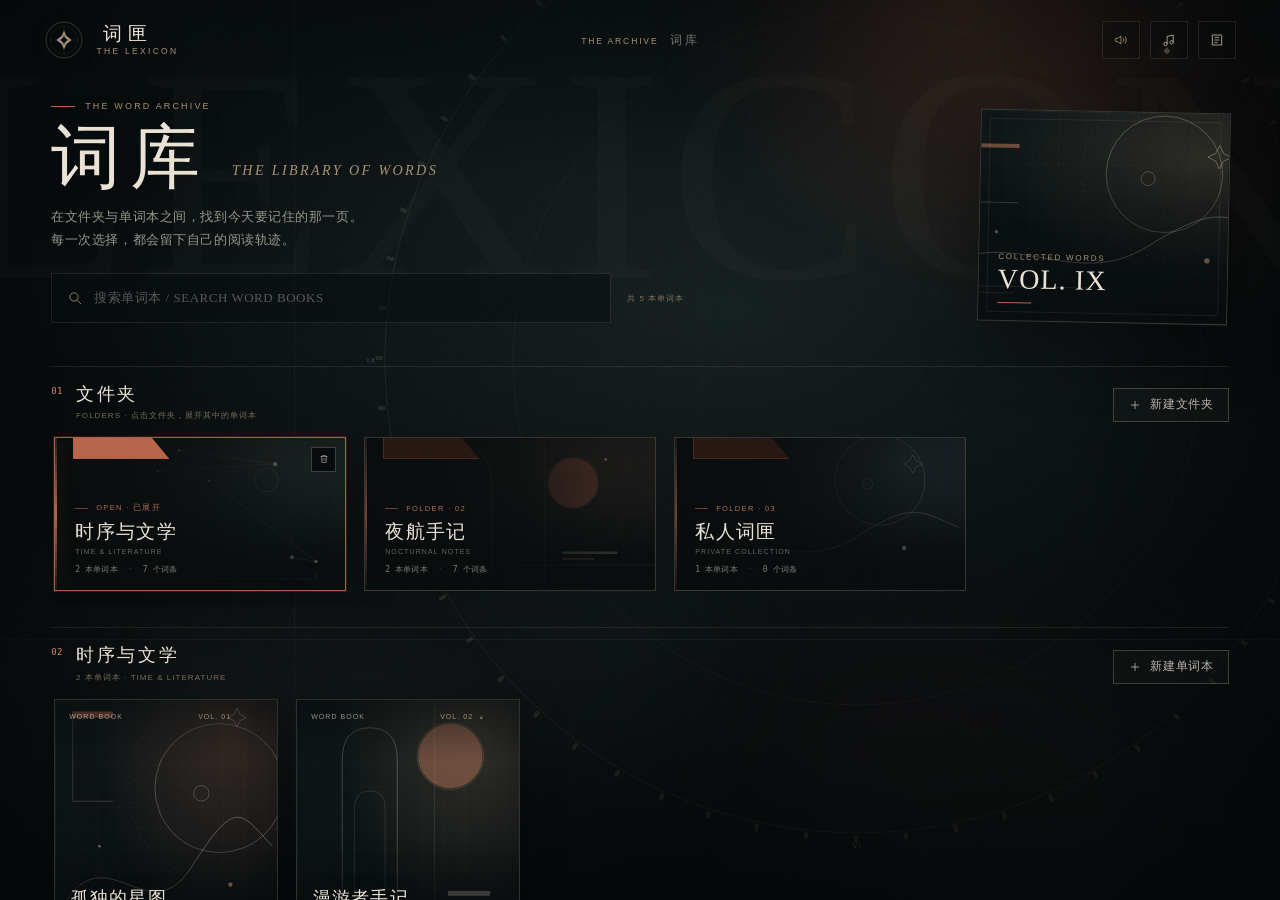
<file: index.html>
<!DOCTYPE html>
<html lang="zh-CN">
<head>
  <meta charset="UTF-8">
  <meta name="viewport" content="width=device-width, initial-scale=1.0, viewport-fit=cover">
  <meta name="theme-color" content="#080c0e">
  <title>词匣 · The Lexicon</title>
  <link rel="stylesheet" href="styles/base.css">
  <link rel="stylesheet" href="styles/library.css">
  <link rel="stylesheet" href="styles/study.css">
  <link rel="stylesheet" href="styles/overlays.css">
</head>
<body>
  <div class="scene" aria-hidden="true">
    <div class="sun-glow"></div>
    <div class="mist mist-a"></div>
    <div class="mist mist-b"></div>
    <div class="orbit">
      <span class="orbit-ticks"></span>
      <span class="orbit-num n1">XII</span>
      <span class="orbit-num n2">III</span>
      <span class="orbit-num n3">VI</span>
      <span class="orbit-num n4">IX</span>
      <span class="orbit-star"></span>
    </div>
    <div class="axis axis-v"></div>
    <div class="axis axis-h"></div>
  </div>
  <div class="grain" aria-hidden="true"></div>
  <div class="view-curtain" id="viewCurtain" aria-hidden="true"></div>

  <div class="app" id="app">
    <header class="topbar">
      <div class="topbar-left">
        <button type="button" class="back-btn" id="backBtn" hidden aria-label="返回词库">
          <svg viewBox="0 0 24 24" aria-hidden="true"><path d="M15.5 5l-7 7 7 7"/></svg>
          <span>词库</span>
        </button>
        <button type="button" class="brand" id="brandHome" aria-label="回到词库">
          <svg class="brand-mark" viewBox="0 0 48 48" aria-hidden="true">
            <circle cx="24" cy="24" r="21.5" fill="none" stroke="currentColor" stroke-opacity=".38" stroke-width=".8"/>
            <circle cx="24" cy="24" r="16.5" fill="none" stroke="currentColor" stroke-opacity=".14" stroke-width=".7"/>
            <path d="M24 7v34M7 24h34" stroke="currentColor" stroke-opacity=".16" stroke-width=".7"/>
            <path d="M24 12.5l2.45 6.05L33 24l-6.55 5.45L24 35.5l-2.45-6.05L15 24l6.55-5.45z" fill="currentColor" fill-opacity=".82"/>
            <path d="M24 18.4l1.05 2.55L28.6 24l-3.55 3.05L24 29.6l-1.05-2.55L19.4 24l3.55-3.05z" fill="#0b1113"/>
          </svg>
          <span class="brand-copy">
            <span class="brand-cn">词匣</span>
            <span class="brand-en">THE LEXICON</span>
          </span>
        </button>
      </div>

      <div class="topbar-center" aria-live="polite">
        <span class="topbar-kicker" id="topbarKicker">THE ARCHIVE</span>
        <span class="topbar-title" id="topbarTitle">词库</span>
      </div>

      <div class="topbar-actions">
        <button type="button" class="icon-button sound-toggle" id="soundToggle" aria-label="关闭音效" aria-pressed="true" title="音效：开">
          <svg class="sound-on" viewBox="0 0 24 24" aria-hidden="true">
            <path d="M4 9.5v5h3.2L12 18V6L7.2 9.5H4z"/>
            <path d="M15.2 9.2a4 4 0 010 5.6M17.7 6.8a7.2 7.2 0 010 10.4"/>
          </svg>
          <svg class="sound-off" viewBox="0 0 24 24" aria-hidden="true">
            <path d="M4 9.5v5h3.2L12 18V6L7.2 9.5H4z"/>
            <path d="M15.4 9.6l5 5M20.4 9.6l-5 5"/>
          </svg>
        </button>
        <button type="button" class="icon-button music-toggle" id="musicToggle" data-open-music aria-label="打开本地音乐" aria-haspopup="dialog" title="本地音乐">
          <svg viewBox="0 0 24 24" aria-hidden="true">
            <path d="M9.2 17.7V6.6l9.1-2v10.8"/>
            <circle cx="6.7" cy="17.9" r="2.5"/>
            <circle cx="15.8" cy="15.4" r="2.5"/>
          </svg>
        </button>
        <button type="button" class="icon-button" id="ledgerOpen" aria-label="打开记诵档案" aria-haspopup="dialog" title="记诵档案">
          <svg viewBox="0 0 24 24" aria-hidden="true">
            <path d="M5 4.5h14v15H5z"/>
            <path d="M8.5 8h7M8.5 12h7M8.5 16h4.5"/>
          </svg>
        </button>
      </div>
    </header>

    <main class="view library-view" id="libraryView">
      <div class="library-scroll">
        <section class="library-hero">
          <div class="hero-copy">
            <div class="kicker"><span class="kicker-rule"></span>THE WORD ARCHIVE</div>
            <h1 class="hero-title">
              <span class="hero-title-cn">词库</span>
              <em class="hero-title-en">THE LIBRARY OF WORDS</em>
            </h1>
            <p class="hero-desc">在文件夹与单词本之间，找到今天要记住的那一页。<br>每一次选择，都会留下自己的阅读轨迹。</p>

            <div class="library-tools">
              <label class="search-field" for="bookSearch">
                <svg viewBox="0 0 24 24" aria-hidden="true">
                  <circle cx="10.5" cy="10.5" r="6.2"/>
                  <path d="M15.2 15.2L21 21"/>
                </svg>
                <input id="bookSearch" type="search" placeholder="搜索单词本 / SEARCH WORD BOOKS" autocomplete="off" spellcheck="false">
                <button type="button" class="search-clear" id="searchClear" hidden aria-label="清除搜索">
                  <svg viewBox="0 0 24 24" aria-hidden="true"><path d="M7 7l10 10M17 7L7 17"/></svg>
                </button>
              </label>
              <span class="search-status" id="searchStatus">共 5 本单词本</span>
            </div>
          </div>

          <aside class="hero-plate" aria-hidden="true">
            <div class="hero-art" id="heroArt"></div>
            <div class="hero-plate-label">
              <span>COLLECTED WORDS</span>
              <strong>VOL. IX</strong>
              <i></i>
            </div>
          </aside>
        </section>

        <section class="shelf shelf-folders">
          <div class="shelf-head">
            <div class="shelf-title-group">
              <span class="shelf-num">01</span>
              <div>
                <h2>文件夹</h2>
                <p>FOLDERS · 点击文件夹，展开其中的单词本</p>
              </div>
            </div>
            <button type="button" class="line-btn" id="newFolderBtn">
              <svg viewBox="0 0 24 24" aria-hidden="true"><path d="M12 5v14M5 12h14"/></svg>
              新建文件夹
            </button>
          </div>
          <div class="rail-shell">
            <button type="button" class="rail-arrow is-left" data-rail="folders" data-direction="-1" aria-label="向左滚动文件夹">
              <svg viewBox="0 0 24 24" aria-hidden="true"><path d="M15 5l-7 7 7 7"/></svg>
            </button>
            <div class="rail folder-rail" id="folderRail"></div>
            <button type="button" class="rail-arrow is-right" data-rail="folders" data-direction="1" aria-label="向右滚动文件夹">
              <svg viewBox="0 0 24 24" aria-hidden="true"><path d="M9 5l7 7-7 7"/></svg>
            </button>
          </div>
        </section>

        <section class="shelf shelf-books">
          <div class="shelf-head">
            <div class="shelf-title-group">
              <span class="shelf-num">02</span>
              <div>
                <h2 id="bookSectionTitle">单词本</h2>
                <p id="bookSectionKicker">WORD BOOKS · 选择一本，开始今天的记诵</p>
              </div>
            </div>
            <button type="button" class="line-btn" id="newBookBtn">
              <svg viewBox="0 0 24 24" aria-hidden="true"><path d="M12 5v14M5 12h14"/></svg>
              新建单词本
            </button>
          </div>
          <div class="rail-shell">
            <button type="button" class="rail-arrow is-left" data-rail="books" data-direction="-1" aria-label="向左滚动单词本">
              <svg viewBox="0 0 24 24" aria-hidden="true"><path d="M15 5l-7 7 7 7"/></svg>
            </button>
            <div class="rail book-rail" id="bookRail"></div>
            <button type="button" class="rail-arrow is-right" data-rail="books" data-direction="1" aria-label="向右滚动单词本">
              <svg viewBox="0 0 24 24" aria-hidden="true"><path d="M9 5l7 7-7 7"/></svg>
            </button>
          </div>
        </section>

        <footer class="library-footer">
          <div class="library-stats">
            <span><b id="statFolders">0</b> 个文件夹</span>
            <i></i>
            <span><b id="statBooks">0</b> 本单词本</span>
            <i></i>
            <span><b id="statWords">0</b> 个词条</span>
            <i></i>
            <span><b id="statKnown">0</b> 个已斩</span>
          </div>
          <p>选择文件夹展开藏书 · 打开单词本开始记诵 · 所有变更自动保存</p>
        </footer>
      </div>
    </main>

    <main class="view study-view" id="studyView" hidden>
      <section class="study-heading">
        <div class="study-heading-copy">
          <div class="study-kicker" id="studyKicker">WORD BOOK</div>
          <h1 class="study-book-title" id="studyBookTitle">单词本</h1>
          <p class="study-book-desc" id="studyBookDesc"></p>
        </div>
        <div class="study-actions">
          <button type="button" class="line-btn" id="manageBookBtn">
            <svg viewBox="0 0 24 24" aria-hidden="true"><path d="M5 5.5h14v13H6.5a1.5 1.5 0 010-3H19"/><path d="M8.5 9h7"/></svg>
            词条册
          </button>
          <button type="button" class="primary-btn" id="addWordBtn">
            <svg viewBox="0 0 24 24" aria-hidden="true"><path d="M12 5v14M5 12h14"/></svg>
            新增词条
          </button>
        </div>
      </section>

      <div class="study-stage" id="studyStage">
        <div class="study-content" id="studyContent">
          <div class="study-meta-line">
            <span class="study-position" id="studyPosition">— / —</span>
            <span class="priority-tag" id="priorityTag">NEW · 新词</span>
            <span class="study-meta-divider"></span>
            <span class="study-queue">QUEUE · 依稀优先</span>
          </div>

          <div class="study-word-area">
            <div class="study-word-frame" id="wordFrame">
              <h1 class="study-word" id="wordEl">solitude</h1>
              <span class="slash-line" aria-hidden="true"></span>
              <span class="slash-seal" aria-hidden="true">斩</span>
            </div>

            <div class="study-lex">
              <span class="pos" id="pos">n.</span>
              <span class="phonetic" id="phonetic">/ˈsɒlɪtjuːd/</span>
              <button type="button" class="speak-btn" id="speakBtn" aria-label="朗读当前单词" title="朗读单词">
                <svg viewBox="0 0 24 24" aria-hidden="true">
                  <path d="M4 9.5v5h3.2L12 18V6L7.2 9.5H4z"/>
                  <path d="M15.2 9.2a4 4 0 010 5.6M17.7 6.8a7.2 7.2 0 010 10.4"/>
                </svg>
              </button>
              <span class="lex-divider" aria-hidden="true"></span>
              <span class="meaning" id="meaning">独处 · 孤独</span>
            </div>
          </div>

          <div class="study-ornament" aria-hidden="true"><span></span><i></i><span></span></div>

          <figure class="study-context">
            <div class="context-label"><span>IN CONTEXT</span><span>语境</span></div>
            <blockquote id="sentence">I have never found a companion that was so companionable as solitude.</blockquote>
            <p class="translation" id="translation">我从未找到过比独处更合意的伴侣。</p>
            <figcaption class="source">
              <span class="source-main" id="source">WALDEN · HENRY DAVID THOREAU</span>
              <span class="source-note" id="sourceNote">亨利·戴维·梭罗《瓦尔登湖》</span>
            </figcaption>
          </figure>
        </div>

        <div class="study-empty" id="studyEmpty" hidden>
          <div class="empty-sigil" aria-hidden="true">✦</div>
          <h2 id="emptyTitle">这本单词本还没有词条</h2>
          <p id="emptyText">把想记住的词写进这一页，然后开始第一轮记诵。</p>
          <div class="empty-actions">
            <button type="button" class="primary-btn" id="emptyPrimary">添加第一个词条</button>
            <button type="button" class="line-btn" id="emptySecondary">返回词库</button>
          </div>
        </div>
      </div>

      <footer class="study-console" id="studyConsole">
        <div class="queue-block">
          <div class="queue-head">
            <span class="queue-label">QUEUE <em>· 本轮队列</em></span>
            <span class="queue-progress" id="queueProgress">— / —</span>
          </div>
          <div class="queue-bar" aria-hidden="true"><span id="queueBarFill"></span></div>
          <div class="queue-legend">
            <span class="legend-item"><i class="dot dot-fuzzy"></i>依稀 <b id="studyFuzzy">0</b></span>
            <span class="legend-item"><i class="dot dot-unknown"></i>未识 <b id="studyUnknown">0</b></span>
            <span class="legend-item"><i class="dot dot-fresh"></i>新词 <b id="studyFresh">0</b></span>
            <span class="legend-item is-known"><i class="dot dot-known"></i>已斩 <b id="studyKnown">0</b></span>
          </div>
        </div>

        <div class="study-actions-main" id="studyActions">
          <button type="button" class="step-btn prev" id="prevBtn" aria-label="上一个单词">
            <svg viewBox="0 0 24 24" aria-hidden="true"><path d="M15 5l-7 7 7 7"/></svg>
            <span>上一个</span>
          </button>

          <div class="rating-group" aria-label="记忆程度">
            <button type="button" class="rate-btn" data-rate="unknown">
              <span class="zh">未识</span>
              <span class="en">AGAIN</span>
            </button>
            <button type="button" class="rate-btn" data-rate="fuzzy">
              <span class="zh">依稀</span>
              <span class="en">FUZZY</span>
            </button>
            <button type="button" class="rate-btn" data-rate="known" title="完全会" aria-label="斩 · 完全会">
              <span class="zh">斩</span>
              <span class="en">KNOWN</span>
            </button>
          </div>

          <button type="button" class="step-btn next" id="nextBtn" aria-label="下一个单词">
            <span>下一个</span>
            <svg viewBox="0 0 24 24" aria-hidden="true"><path d="M5 12h14M13 6l6 6-6 6"/></svg>
          </button>
        </div>

        <div class="study-side">
          <span class="autosave"><i></i>自动保存至本地</span>
          <span class="keys"><kbd>←</kbd><kbd>→</kbd> 切换 · <kbd>K</kbd> 斩 · <kbd>F</kbd> 依稀</span>
        </div>
      </footer>
    </main>
  </div>

  <div class="toast" id="toast" role="status" aria-live="polite"></div>

  <dialog class="modal-dialog compact-dialog" id="folderDialog" aria-labelledby="folderDialogTitle">
    <div class="modal-shell">
      <header class="modal-head">
        <div>
          <div class="kicker"><span class="kicker-rule"></span>NEW FOLDER</div>
          <h2 class="modal-title" id="folderDialogTitle">新建文件夹</h2>
          <p class="modal-sub">为一个主题留出位置，再把单词本放进去。</p>
        </div>
        <button type="button" class="dialog-close" data-close aria-label="关闭新建文件夹">
          <svg viewBox="0 0 24 24" aria-hidden="true"><path d="M6 6l12 12M18 6L6 18"/></svg>
        </button>
      </header>
      <form class="modal-form" id="folderForm" novalidate>
        <label class="field">
          <span class="field-head"><span>文件夹名称<i>*</i></span><em>FOLDER NAME</em></span>
          <input type="text" name="name" id="folderName" maxlength="40" placeholder="例如：夜航手记" autocomplete="off">
          <span class="field-error" id="folderError"></span>
        </label>
        <label class="field">
          <span class="field-head"><span>英文小标题</span><em>SUBTITLE</em></span>
          <input type="text" name="subtitle" id="folderSubtitle" maxlength="80" placeholder="例如：NOCTURNAL NOTES" autocomplete="off">
        </label>
        <label class="field">
          <span class="field-head"><span>一句说明</span><em>DESCRIPTION</em></span>
          <input type="text" name="description" id="folderDescription" maxlength="160" placeholder="这个文件夹收藏什么？" autocomplete="off">
        </label>
        <div class="modal-actions">
          <p class="modal-note">文件夹本身不会上传，所有内容保存在本机浏览器。</p>
          <div class="button-row">
            <button type="button" class="line-btn" data-close>取消</button>
            <button type="submit" class="primary-btn">创建文件夹</button>
          </div>
        </div>
      </form>
    </div>
  </dialog>

  <dialog class="modal-dialog compact-dialog" id="bookDialog" aria-labelledby="bookDialogTitle">
    <div class="modal-shell">
      <header class="modal-head">
        <div>
          <div class="kicker"><span class="kicker-rule"></span>NEW WORD BOOK</div>
          <h2 class="modal-title" id="bookDialogTitle">新建单词本</h2>
          <p class="modal-sub">给一组词取一个名字，收进合适的文件夹。</p>
        </div>
        <button type="button" class="dialog-close" data-close aria-label="关闭新建单词本">
          <svg viewBox="0 0 24 24" aria-hidden="true"><path d="M6 6l12 12M18 6L6 18"/></svg>
        </button>
      </header>
      <form class="modal-form" id="bookForm" novalidate>
        <label class="field">
          <span class="field-head"><span>单词本名称<i>*</i></span><em>BOOK NAME</em></span>
          <input type="text" name="name" id="bookName" maxlength="40" placeholder="例如：雨夜短句" autocomplete="off">
          <span class="field-error" id="bookError"></span>
        </label>
        <div class="field-row">
          <label class="field">
            <span class="field-head"><span>英文小标题</span><em>SUBTITLE</em></span>
            <input type="text" name="subtitle" id="bookSubtitle" maxlength="80" placeholder="例如：RAIN NOTES" autocomplete="off">
          </label>
          <label class="field">
            <span class="field-head"><span>放入文件夹<i>*</i></span><em>FOLDER</em></span>
            <select name="folderId" id="bookFolder"></select>
          </label>
        </div>
        <label class="field">
          <span class="field-head"><span>一句说明</span><em>DESCRIPTION</em></span>
          <input type="text" name="description" id="bookDescription" maxlength="160" placeholder="例如：写在雨声里的词。" autocomplete="off">
        </label>
        <div class="modal-actions">
          <p class="modal-note">创建后会立即打开这本单词本，可以从第一个词开始。</p>
          <div class="button-row">
            <button type="button" class="line-btn" data-close>取消</button>
            <button type="submit" class="primary-btn">创建并打开</button>
          </div>
        </div>
      </form>
    </div>
  </dialog>

  <dialog class="modal-dialog entry-dialog" id="entryDialog" aria-labelledby="entryDialogTitle">
    <div class="modal-shell entry-shell">
      <header class="modal-head">
        <div>
          <div class="kicker"><span class="kicker-rule"></span><span id="entryKicker">NEW WORD</span></div>
          <h2 class="modal-title" id="entryDialogTitle">新增词条</h2>
          <p class="modal-sub" id="entryBookLabel">收入单词本</p>
        </div>
        <button type="button" class="dialog-close" id="entryCloseBtn" data-close aria-label="关闭新增词条">
          <svg viewBox="0 0 24 24" aria-hidden="true"><path d="M6 6l12 12M18 6L6 18"/></svg>
        </button>
      </header>
      <form class="modal-form entry-form" id="entryForm" novalidate>
        <div class="form-grid">
          <label class="field full word-field" data-field="word">
            <span class="field-head"><span>单词<i>*</i></span><em>WORD</em></span>
            <input type="text" name="word" id="entryWord" maxlength="64" placeholder="例如：serendipity" autocomplete="off" spellcheck="false">
            <span class="field-error"></span>
          </label>
          <label class="field" data-field="phonetic">
            <span class="field-head"><span>音标</span><em>PRONUNCIATION</em></span>
            <input type="text" name="phonetic" maxlength="80" placeholder="/ˌserənˈdɪpəti/" autocomplete="off" spellcheck="false">
            <span class="field-error"></span>
          </label>
          <label class="field" data-field="pos">
            <span class="field-head"><span>词性</span><em>PART OF SPEECH</em></span>
            <input type="text" name="pos" maxlength="16" placeholder="n. / v. / adj." autocomplete="off">
            <span class="field-error"></span>
          </label>
          <label class="field full" data-field="meaning">
            <span class="field-head"><span>释义<i>*</i></span><em>MEANING</em></span>
            <input type="text" name="meaning" maxlength="120" placeholder="意外发现珍奇事物的本领" autocomplete="off">
            <span class="field-error"></span>
          </label>
          <label class="field full" data-field="sentence">
            <span class="field-head"><span>例句<i>*</i></span><em>SENTENCE</em></span>
            <textarea name="sentence" maxlength="600" rows="3" placeholder="写一句让你记住这个词的话。"></textarea>
            <span class="field-error"></span>
          </label>
          <label class="field full" data-field="translation">
            <span class="field-head"><span>译文</span><em>TRANSLATION</em></span>
            <input type="text" name="translation" maxlength="400" placeholder="例句的中文翻译（选填）" autocomplete="off">
            <span class="field-error"></span>
          </label>
          <label class="field full" data-field="source">
            <span class="field-head"><span>出处</span><em>SOURCE</em></span>
            <input type="text" name="source" maxlength="160" placeholder="例如：自撰例句 / 亨利·戴维·梭罗《瓦尔登湖》" autocomplete="off">
            <span class="field-error"></span>
          </label>
        </div>
        <div class="modal-actions entry-actions">
          <p class="modal-note" id="entryNote">保存后会加入当前单词本。所有内容只保存在本机。</p>
          <div class="button-row">
            <button type="button" class="line-btn" data-close>取消</button>
            <button type="submit" class="primary-btn" id="entrySubmitBtn">收入词匣</button>
          </div>
        </div>
      </form>
    </div>
  </dialog>

  <dialog class="drawer-dialog" id="manageDialog" aria-labelledby="manageTitle">
    <div class="drawer-shell">
      <header class="drawer-head">
        <div>
          <div class="kicker"><span class="kicker-rule"></span>WORD INDEX</div>
          <h2 class="modal-title" id="manageTitle">词条册</h2>
          <p class="modal-sub" id="manageMeta">管理这本单词本里的所有词条。</p>
        </div>
        <button type="button" class="dialog-close" data-close aria-label="关闭词条册">
          <svg viewBox="0 0 24 24" aria-hidden="true"><path d="M6 6l12 12M18 6L6 18"/></svg>
        </button>
      </header>
      <div class="drawer-toolbar">
        <label class="mini-search">
          <svg viewBox="0 0 24 24" aria-hidden="true"><circle cx="10.5" cy="10.5" r="6.2"/><path d="M15.2 15.2L21 21"/></svg>
          <input type="search" id="manageSearch" placeholder="筛选词条" autocomplete="off">
        </label>
        <button type="button" class="primary-btn small" id="manageAddBtn">
          <svg viewBox="0 0 24 24" aria-hidden="true"><path d="M12 5v14M5 12h14"/></svg>
          新增词条
        </button>
      </div>
      <div class="drawer-scroll">
        <div class="manage-list" id="manageList"></div>
      </div>
      <footer class="drawer-foot">
        <span id="manageCount">0 个词条</span>
        <button type="button" class="quiet-btn" id="manageExportBtn">导出词条 <small>JSON</small></button>
      </footer>
    </div>
  </dialog>

  <dialog class="drawer-dialog" id="ledgerDialog" aria-labelledby="ledgerTitle">
    <div class="drawer-shell">
      <header class="drawer-head">
        <div>
          <div class="kicker"><span class="kicker-rule"></span>THE LEDGER</div>
          <h2 class="modal-title" id="ledgerTitle">记诵档案</h2>
          <p class="modal-sub">依稀与未识会留在这里；已斩词条只移出队列，不计入记录。</p>
        </div>
        <button type="button" class="dialog-close" data-close aria-label="关闭记诵档案">
          <svg viewBox="0 0 24 24" aria-hidden="true"><path d="M6 6l12 12M18 6L6 18"/></svg>
        </button>
      </header>
      <div class="drawer-scroll">
        <div class="ledger-stats">
          <div><strong id="ledgerTotal">0</strong><span>温习记录</span></div>
          <div><strong id="ledgerFuzzy">0</strong><span>依稀</span></div>
          <div><strong id="ledgerUnknown">0</strong><span>未识</span></div>
          <div><strong id="ledgerBooks">0</strong><span>涉及单词本</span></div>
        </div>
        <div class="activity-list" id="activityList"></div>
      </div>
      <footer class="drawer-foot">
        <span>只记录依稀与未识</span>
        <button type="button" class="quiet-btn" id="exportBtn">导出全部数据 <small>JSON</small></button>
      </footer>
    </div>
  </dialog>

  <dialog class="modal-dialog music-dialog" id="musicDialog" aria-labelledby="musicTitle">
    <div class="modal-shell music-shell" id="musicShell">
      <header class="modal-head">
        <div>
          <div class="kicker"><span class="kicker-rule"></span>THE GRAMOPHONE</div>
          <h2 class="modal-title" id="musicTitle">本地音乐</h2>
          <p class="modal-sub">放一张自己的唱片，让这间记诵室有声音。</p>
        </div>
        <button type="button" class="dialog-close" data-close aria-label="关闭本地音乐">
          <svg viewBox="0 0 24 24" aria-hidden="true"><path d="M6 6l12 12M18 6L6 18"/></svg>
        </button>
      </header>

      <div class="music-body">
        <div class="music-track" id="musicTrack">
          <div class="record-disc" aria-hidden="true"></div>
          <div class="track-info">
            <span class="track-label" id="trackLabel">LOCAL RECORD</span>
            <strong class="track-name" id="trackName">尚未放入唱片</strong>
            <span class="track-meta" id="trackMeta">从 music/ 选择或导入本地音频</span>
          </div>
          <button type="button" class="choose-music" id="chooseMusicBtn" aria-expanded="false" aria-controls="musicPicker">
            <span>选择音乐</span>
            <svg class="choose-chevron" viewBox="0 0 24 24" aria-hidden="true"><path d="M6 9l6 6 6-6"/></svg>
          </button>
          <input type="file" id="musicInput" accept="audio/*,.mp3,.wav,.ogg,.oga,.m4a,.aac,.flac,.webm,.opus" multiple hidden>
        </div>

        <div class="music-picker" id="musicPicker" aria-hidden="true" inert>
          <div class="music-picker-inner">
            <div class="music-picker-head">
              <div>
                <span class="music-picker-kicker">ARCHIVE PLAYLIST</span>
                <strong>唱片架</strong>
                <span class="music-picker-count" id="musicLibraryCount">0 首</span>
              </div>
              <button type="button" class="music-picker-close" id="musicPickerClose" aria-label="收起选择栏" title="收起选择栏">
                <svg viewBox="0 0 24 24" aria-hidden="true"><path d="M6 15l6-6 6 6"/></svg>
              </button>
            </div>
            <div class="music-library" id="musicLibrary" role="listbox" aria-label="音乐文件"></div>
            <div class="music-picker-foot">
              <span class="music-picker-note" id="musicLibraryNote">music/ 文件夹中的音乐</span>
              <button type="button" class="choose-music import-music" id="importMusicBtn">
                <svg viewBox="0 0 24 24" aria-hidden="true"><path d="M12 5v14M5 12h14"/></svg>
                导入音乐
              </button>
            </div>
          </div>
        </div>

        <div class="music-playbar">
          <button type="button" class="music-play" id="musicPlayBtn" aria-label="播放音乐" disabled>
            <svg class="icon-play" viewBox="0 0 24 24" aria-hidden="true"><path d="M8 5.5v13l11-6.5z"/></svg>
            <svg class="icon-pause" viewBox="0 0 24 24" aria-hidden="true"><path d="M7 5.5h3.4v13H7zM13.6 5.5H17v13h-3.4z"/></svg>
          </button>
          <div class="music-progress">
            <div class="music-times"><span id="musicCurrent">00:00</span><span id="musicDuration">--:--</span></div>
            <input type="range" class="range-control" id="musicSeek" min="0" max="1000" value="0" step="1" aria-label="音乐播放进度" disabled>
          </div>
        </div>

        <div class="setting-row">
          <div class="setting-head"><span class="setting-name">音乐音量 <small>MUSIC VOLUME</small></span><span class="setting-value" id="musicVolumeValue">55%</span></div>
          <input type="range" class="range-control" id="musicVolume" min="0" max="100" value="55" step="1" aria-label="音乐音量">
        </div>

        <div class="setting-row">
          <div class="setting-head"><span class="setting-name">音效音量 <small>SOUND VOLUME</small></span><span class="setting-value" id="sfxVolumeValue">72%</span></div>
          <input type="range" class="range-control" id="sfxVolume" min="0" max="100" value="72" step="1" aria-label="音效音量">
        </div>

        <div class="music-extras">
          <label class="loop-control"><input type="checkbox" id="musicLoop" checked> 循环播放</label>
          <button type="button" class="clear-music" id="clearMusicBtn" disabled>清除当前选择</button>
        </div>

        <p class="music-help">目录唱片与导入音乐都只留在本机，不会上传；选中的唱片会被记住，下次打开自动恢复。<br>音效总开关在页面右上角的扬声器按钮。</p>
      </div>
    </div>
  </dialog>

  <dialog class="modal-dialog confirm-dialog" id="confirmDialog" aria-labelledby="confirmTitle">
    <div class="modal-shell confirm-shell">
      <div class="kicker"><span class="kicker-rule"></span>CONFIRM</div>
      <h2 class="modal-title" id="confirmTitle">确认操作</h2>
      <p class="confirm-message" id="confirmMessage"></p>
      <div class="button-row confirm-actions">
        <button type="button" class="line-btn" id="confirmCancel">取消</button>
        <button type="button" class="danger-btn" id="confirmOk">确认删除</button>
      </div>
    </div>
  </dialog>

  <audio id="musicAudio" loop preload="metadata"></audio>

  <script src="scripts/seed.js"></script>
  <script src="scripts/art.js"></script>
  <script src="scripts/store.js"></script>
  <script src="scripts/audio.js"></script>
  <script src="scripts/app.js"></script>
</body>
</html>
</file>
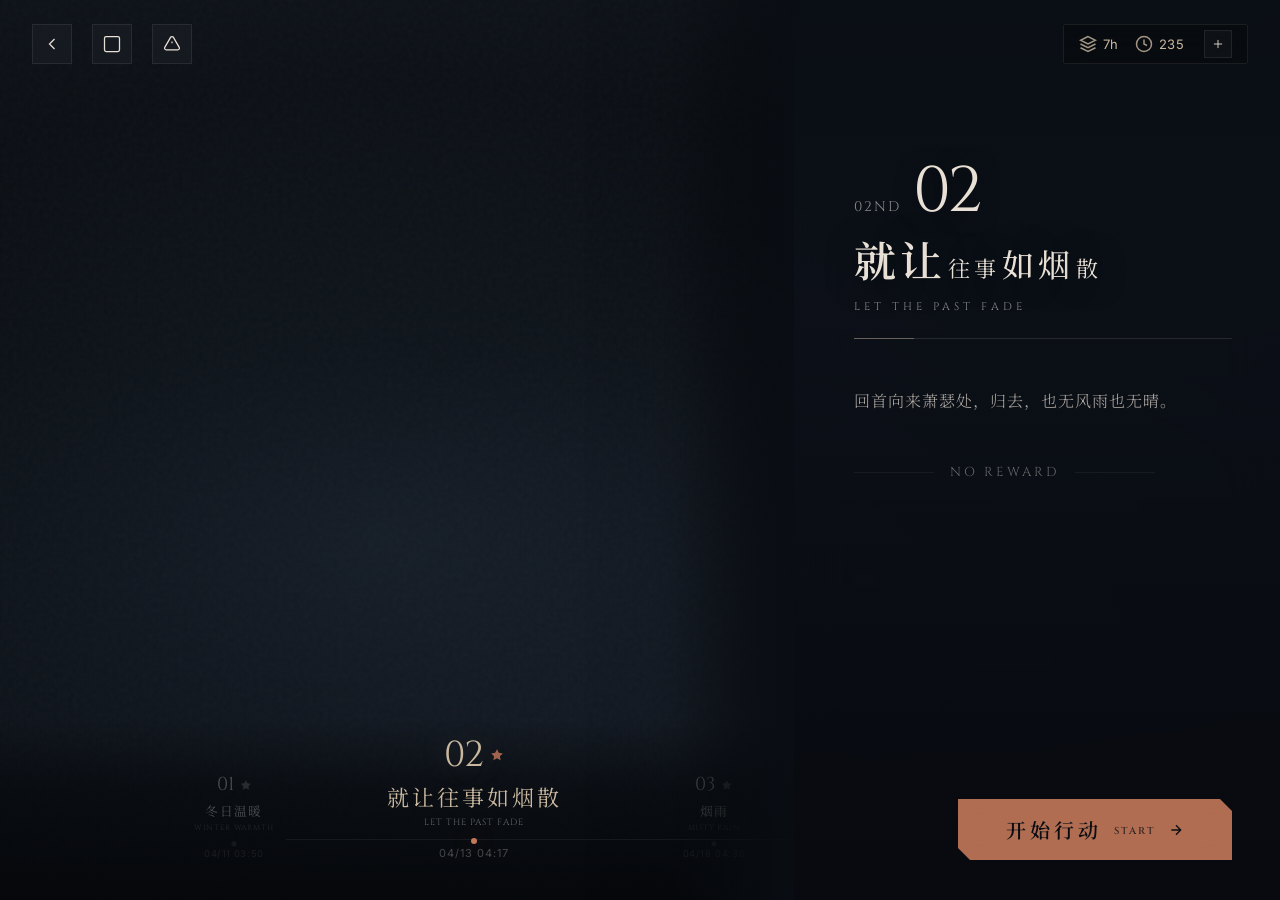
<file: 入口.html>
//AUTHOR: Clottins
<!DOCTYPE html>
<html lang="zh-CN">

<head>
  <meta charset="UTF-8">
  <meta name="viewport" content="width=device-width, initial-scale=1.0">
  <title>重返未来1999 - UI</title>
  <style>
    /* 导入字体：思源宋体用于中文，Cinzel用于西文装饰，Inter用于数字和细节 */
    @import url('https://fonts.googleapis.com/css2?family=Noto+Serif+SC:wght@300;400;600;700&family=Cinzel:wght@400;600&family=Inter:wght@300;400&display=swap');

    /* 全局重置：移除内外边距，使用怪异盒模型 */
    * {
      margin: 0;
      padding: 0;
      box-sizing: border-box;
    }

    /* CSS变量：定义深色主题的颜色和关键尺寸 */
    :root {
      --bg-deep: #0a0e13;
      /* 深色背景主色调 */
      --text-primary: #e8e0d5;
      /* 主要文字颜色：米白色 */
      --text-secondary: #8a8a8a;
      /* 次要文字颜色：灰色 */
      --text-gold: #c9b8a0;
      /* 金色，用于强调和装饰 */
      --accent: #c4785a;
      /* 强调色：陶土红 */
      --panel-width: 38%;
      /* 右侧详情面板宽度 */
      --item-width: 240px;
      /* 时间线上每个章节项的宽度 */
    }

    /* 基础样式：全屏，深色背景，隐藏溢出 */
    body {
      font-family: 'Noto Serif SC', serif;
      background: var(--bg-deep);
      color: var(--text-primary);
      overflow: hidden;
      /* 禁止页面滚动，只滚动时间线 */
      width: 100vw;
      height: 100vh;
      position: relative;
    }

    /* 背景图层：复杂径向渐变和线性渐变，营造深邃氛围 */
    .bg-layer {
      position: absolute;
      inset: 0;
      background:
        radial-gradient(ellipse at 30% 60%, rgba(40, 55, 70, 0.4) 0%, transparent 60%),
        radial-gradient(ellipse at 70% 80%, rgba(20, 25, 35, 0.6) 0%, transparent 50%),
        linear-gradient(180deg, #0d1218 0%, #070a0f 40%, #0a0e15 100%);
      z-index: 0;
    }

    /* 背景网格装饰：利用重复线性渐变制作细线网格 */
    .bg-layer::before {
      content: '';
      position: absolute;
      inset: 0;
      background:
        repeating-linear-gradient(90deg, transparent, transparent 49px, rgba(255, 255, 255, 0.02) 50px),
        repeating-linear-gradient(0deg, transparent, transparent 49px, rgba(255, 255, 255, 0.02) 50px);
      opacity: 0.3;
      /* 径向渐变遮罩，让网格只出现在画面中央区域 */
      mask-image: radial-gradient(circle at 30% 50%, black 0%, transparent 70%);
      -webkit-mask-image: radial-gradient(circle at 30% 50%, black 0%, transparent 70%);
    }

    /* 顶部栏：绝对定位，透明背景，无鼠标事件穿透 */
    .top-bar {
      position: absolute;
      top: 0;
      left: 0;
      right: 0;
      padding: 24px 32px;
      display: flex;
      justify-content: space-between;
      align-items: center;
      z-index: 30;
      pointer-events: none;
      /* 让容器不拦截点击，但内部按钮需要重新启用 */
    }

    .top-left,
    .top-right {
      display: flex;
      align-items: center;
      gap: 20px;
      pointer-events: all;
      /* 内部按钮可点击 */
    }

    /* 图标按钮样式：毛玻璃效果，带细微边框动画 */
    .icon-btn {
      width: 40px;
      height: 40px;
      display: flex;
      align-items: center;
      justify-content: center;
      background: rgba(255, 255, 255, 0.03);
      backdrop-filter: blur(8px);
      border: none;
      cursor: pointer;
      transition: all 0.3s ease;
      position: relative;
    }

    .icon-btn::after {
      content: '';
      position: absolute;
      inset: 0;
      border: 1px solid rgba(255, 255, 255, 0.08);
      transition: all 0.3s ease;
    }

    .icon-btn:hover {
      background: rgba(255, 255, 255, 0.08);
    }

    .icon-btn:hover::after {
      border-color: rgba(255, 255, 255, 0.15);
    }

    .icon-btn svg {
      width: 20px;
      height: 20px;
      stroke: var(--text-primary);
      fill: none;
      stroke-width: 1.5;
    }

    /* 资源显示组：显示游戏内资源（时间、代币等），带毛玻璃效果 */
    .resource-group {
      display: flex;
      align-items: center;
      gap: 16px;
      background: rgba(0, 0, 0, 0.2);
      backdrop-filter: blur(12px);
      padding: 6px 16px;
      border-radius: 2px;
      position: relative;
    }

    .resource-group::before {
      content: '';
      position: absolute;
      inset: 0;
      border: 1px solid rgba(201, 184, 160, 0.1);
      border-radius: 2px;
      pointer-events: none;
    }

    .resource-item {
      display: flex;
      align-items: center;
      gap: 6px;
      font-family: 'Inter', sans-serif;
      font-size: 13px;
      color: var(--text-gold);
      letter-spacing: 0.5px;
    }

    .resource-icon {
      width: 18px;
      height: 18px;
      opacity: 0.8;
    }

    /* ========= 右侧详情面板 ========= */
    .right-panel {
      position: absolute;
      top: 0;
      right: 0;
      width: var(--panel-width);
      height: 100%;
      /* 深色渐变毛玻璃背景 */
      background: linear-gradient(180deg,
          rgba(10, 14, 20, 0.95) 0%,
          rgba(12, 16, 24, 0.92) 30%,
          rgba(8, 10, 15, 0.98) 100%);
      backdrop-filter: blur(30px) saturate(1.2);
      z-index: 15;
      padding: 160px 48px 140px 60px;
      display: flex;
      flex-direction: column;
      justify-content: flex-start;
      /* 默认隐藏，通过 .active 类控制滑入 */
      transform: translateX(100%);
      transition: transform 0.8s cubic-bezier(0.16, 1, 0.3, 1);
      box-shadow: -60px 0 100px rgba(0, 0, 0, 0.5);
    }

    .right-panel.active {
      transform: translateX(0);
      /* 滑入视图 */
    }

    /* 左侧阴影渐变，让面板边缘融入背景 */
    .right-panel::before {
      content: '';
      position: absolute;
      top: 0;
      left: -120px;
      width: 120px;
      height: 100%;
      background: linear-gradient(90deg, transparent, rgba(10, 14, 20, 0.9));
      pointer-events: none;
    }

    /* 面板内容动画：淡入上浮 */
    .panel-content {
      opacity: 0;
      transform: translateY(20px);
      transition: all 0.6s cubic-bezier(0.16, 1, 0.3, 1) 0.2s;
    }

    .right-panel.active .panel-content {
      opacity: 1;
      transform: translateY(0);
    }

    /* 章节元信息：标签 + 编号 */
    .chapter-meta {
      display: flex;
      align-items: baseline;
      gap: 12px;
      margin-bottom: 8px;
    }

    .chapter-label {
      font-family: 'Cinzel', serif;
      font-size: 14px;
      color: var(--text-secondary);
      letter-spacing: 2px;
      font-weight: 400;
    }

    .chapter-number {
      font-family: 'Cinzel', serif;
      font-size: 64px;
      font-weight: 400;
      color: var(--text-primary);
      line-height: 1;
      letter-spacing: -2px;
      text-shadow: 0 2px 20px rgba(0, 0, 0, 0.5);
    }

    /* 章节标题：由多个不同大小的文字块组成 */
    .chapter-title {
      margin-bottom: 12px;
      letter-spacing: 4px;
      text-shadow: 0 2px 30px rgba(0, 0, 0, 0.6);
      display: flex;
      align-items: baseline;
      flex-wrap: wrap;
      gap: 2;
      /* 注意：此处缺少单位，但浏览器会忽略，实际使用margin-right控制间隙 */
      line-height: 1.3;
    }

    .chapter-title span {
      margin-right: 2px;
      /* 统一固定间隙 */
    }

    .chapter-title span:last-child {
      margin-right: 0;
    }

    /* 标题不同尺寸的样式 */
    .title-big {
      font-size: 42px;
      font-weight: 600;
      color: var(--text-primary);
    }

    .title-mid {
      font-size: 32px;
      font-weight: 500;
      color: var(--text-primary);
    }

    .title-small {
      font-size: 22px;
      font-weight: 400;
      color: var(--text-primary);
    }

    /* 章节副标题：西文装饰线 */
    .chapter-subtitle {
      font-family: 'Cinzel', serif;
      font-size: 11px;
      color: var(--text-secondary);
      letter-spacing: 4px;
      text-transform: uppercase;
      margin-bottom: 48px;
      padding-bottom: 24px;
      border-bottom: 1px solid rgba(201, 184, 160, 0.15);
      position: relative;
    }

    .chapter-subtitle::after {
      content: '';
      position: absolute;
      bottom: -1px;
      left: 0;
      width: 60px;
      height: 1px;
      background: rgba(201, 184, 160, 0.4);
    }

    /* 章节描述文本 */
    .chapter-desc {
      font-size: 16px;
      line-height: 1.8;
      color: rgba(232, 224, 213, 0.75);
      max-width: 90%;
      font-weight: 300;
      letter-spacing: 1px;
    }

    /* “无奖励”提示装饰 */
    .no-reward {
      margin-top: 48px;
      display: flex;
      align-items: center;
      gap: 16px;
      font-family: 'Cinzel', serif;
      font-size: 13px;
      color: var(--text-secondary);
      letter-spacing: 3px;
      opacity: 0.7;
    }

    .no-reward::before,
    .no-reward::after {
      content: '';
      flex: 1;
      height: 1px;
      background: rgba(255, 255, 255, 0.08);
      max-width: 80px;
    }

    /* ========= 底部时间线（水平滚动选择器） ========= */
    .timeline-container {
      position: absolute;
      bottom: 0;
      left: 0;
      right: 0;
      z-index: 10;
      padding: 0 0 40px 0;
      /* 渐变遮罩，让时间线底部淡出 */
      background: linear-gradient(to top, rgba(5, 7, 10, 0.95) 0%, rgba(5, 7, 10, 0.6) 60%, transparent 100%);
      overflow-x: auto;
      /* 水平滚动 */
      overflow-y: hidden;
      cursor: grab;
      /* 手型，支持拖拽滚动 */
      -webkit-overflow-scrolling: touch;

      user-select: none;
      -webkit-user-select: none;
      -moz-user-select: none;
    }

    .timeline-container::-webkit-scrollbar {
      display: none;
      /* 隐藏滚动条，保持视觉干净 */
    }

    .timeline-container:active {
      cursor: grabbing;
    }

    /* 轨道：弹性布局，内容不换行，右侧留出巨大空白以允许最后一个章节滚动到合适位置 */
    .timeline-track {
      position: relative;
      height: 140px;
      display: flex;
      align-items: flex-end;
      justify-content: flex-start;
      gap: 0;
      /* 关键：右侧内边距 = 面板宽度 + 额外空间，确保最右侧章节也能居中 */
      padding: 0 calc(var(--panel-width) + 200px) 0 18%;
      min-width: max-content;
    }

    /* 时间线标尺（辅助线） */
    .timeline-ruler {
      position: absolute;
      bottom: 20px;
      left: 18%;
      right: calc(var(--panel-width) + 200px);
      height: 1px;
      background: rgba(255, 255, 255, 0.06);
    }

    /* 单个时间节点项 */
    .timeline-item {
      position: relative;
      flex: 0 0 var(--item-width);
      padding: 0 20px 32px;
      cursor: pointer;
      transition: all 0.6s cubic-bezier(0.16, 1, 0.3, 1);
      transform-origin: bottom center;
      text-align: center;
    }

    /* 底部圆点装饰 */
    .timeline-item::before {
      content: '';
      position: absolute;
      bottom: 16px;
      left: 50%;
      transform: translateX(-50%);
      width: 6px;
      height: 6px;
      background: rgba(255, 255, 255, 0.2);
      border-radius: 50%;
      transition: all 0.4s ease;
      box-shadow: 0 0 0 4px rgba(255, 255, 255, 0);
    }

    .timeline-item:hover::before {
      background: rgba(255, 255, 255, 0.5);
      box-shadow: 0 0 0 4px rgba(255, 255, 255, 0.05);
    }

    /* 激活状态圆点：强调色 + 发光 */
    .timeline-item.active::before {
      background: var(--accent);
      box-shadow: 0 0 20px rgba(196, 120, 90, 0.4);
    }

    /* 非激活且非当前章节：变暗、缩小、去色 */
    .timeline-item.dimmed {
      opacity: 0.3;
      transform: scale(0.85);
      filter: grayscale(0.6);
    }

    .timeline-item:not(.active):not(.dimmed) {
      opacity: 0.6;
    }

    /* 章节数字样式 */
    .timeline-number {
      font-family: 'Cinzel', serif;
      font-size: 28px;
      color: var(--text-primary);
      line-height: 1;
      margin-bottom: 8px;
      transition: all 0.4s ease;
      display: inline-flex;
      align-items: center;
      gap: 6px;
    }

    .timeline-item.active .timeline-number {
      font-size: 36px;
      color: var(--text-gold);
      text-shadow: 0 0 30px rgba(201, 184, 160, 0.3);
    }

    .timeline-item.dimmed .timeline-number {
      font-size: 22px;
    }

    /* 星星图标，用于标记重要章节或已读 */
    .star-icon {
      width: 14px;
      height: 14px;
      fill: var(--accent);
      opacity: 0.8;
    }

    .timeline-title {
      font-size: 18px;
      color: var(--text-primary);
      margin-bottom: 4px;
      letter-spacing: 2px;
      transition: all 0.4s ease;
    }

    .timeline-item.active .timeline-title {
      font-size: 22px;
      color: var(--text-gold);
      letter-spacing: 3px;
    }

    .timeline-item.dimmed .timeline-title {
      font-size: 15px;
    }

    .timeline-sub {
      font-family: 'Cinzel', serif;
      font-size: 9px;
      color: var(--text-secondary);
      letter-spacing: 1px;
      opacity: 0.7;
    }

    .timeline-time {
      position: absolute;
      bottom: 0;
      left: 50%;
      transform: translateX(-50%);
      font-family: 'Inter', sans-serif;
      font-size: 11px;
      color: rgba(255, 255, 255, 0.25);
      letter-spacing: 1px;
      white-space: nowrap;
    }

    /* ========= 开始行动按钮 ========= */
    .start-btn {
      position: absolute;
      bottom: 40px;
      right: 48px;
      z-index: 25;
      padding: 16px 48px;
      background: rgba(196, 120, 90, 0.9);
      backdrop-filter: blur(10px);
      border: none;
      color: #0a0e13;
      font-family: 'Noto Serif SC', serif;
      font-size: 20px;
      font-weight: 600;
      letter-spacing: 4px;
      cursor: pointer;
      transition: all 0.4s cubic-bezier(0.16, 1, 0.3, 1);
      display: flex;
      align-items: center;
      gap: 12px;
      /* 斜角切边效果 */
      clip-path: polygon(0 0, calc(100% - 12px) 0, 100% 12px, 100% 100%, 12px 100%, 0 calc(100% - 12px));
      opacity: 0;
      transform: translateY(20px);
      pointer-events: none;
    }

    .start-btn.visible {
      opacity: 1;
      transform: translateY(0);
      pointer-events: all;
    }

    .start-btn:hover {
      background: rgba(212, 149, 122, 0.95);
      transform: translateY(-2px);
      box-shadow: 0 10px 40px rgba(196, 120, 90, 0.3);
    }

    .start-btn .en {
      font-family: 'Cinzel', serif;
      font-size: 10px;
      letter-spacing: 2px;
      opacity: 0.7;
      margin-top: 2px;
    }

    .btn-arrow {
      width: 16px;
      height: 16px;
      stroke: #0a0e13;
      stroke-width: 2;
      fill: none;
    }

    /* 装饰线 */
    .deco-line {
      position: absolute;
      top: 120px;
      right: 8%;
      width: 1px;
      height: 200px;
      background: linear-gradient(to bottom, rgba(201, 184, 160, 0.2), transparent);
      z-index: 2;
    }

    /* 噪点纹理，增加质感 */
    .noise {
      position: absolute;
      inset: 0;
      opacity: 0.03;
      z-index: 1;
      pointer-events: none;
      background-image: url("data:image/svg+xml,%3Csvg viewBox='0 0 200 200' xmlns='http://www.w3.org/2000/svg'%3E%3Cfilter id='noiseFilter'%3E%3CfeTurbulence type='fractalNoise' baseFrequency='0.9' numOctaves='3' stitchTiles='stitch'/%3E%3C/filter%3E%3Crect width='100%25' height='100%25' filter='url(%23noiseFilter)'/%3E%3C/svg%3E");
    }

    /* 响应式：平板或窄屏下调整面板内边距和字体大小 */
    @media (max-width: 1200px) {
      :root {
        --panel-width: 45%;
      }

      .right-panel {
        padding: 80px 36px 140px 40px;
      }

      .title-big {
        font-size: 32px;
      }

      .title-mid {
        font-size: 24px;
      }

      .title-small {
        font-size: 18px;
      }

      .chapter-number {
        font-size: 48px;
      }
    }
  </style>
</head>

<body>
  <div class="bg-layer"></div>
  <div class="noise"></div>
  <div class="deco-line"></div>

  <!-- 顶部栏：包含左侧菜单图标和右侧资源显示 -->
  <div class="top-bar">
    <div class="top-left">
      <button class="icon-btn"><svg viewBox="0 0 24 24">
          <path d="M15 18l-6-6 6-6" />
        </svg></button>
      <button class="icon-btn"><svg viewBox="0 0 24 24">
          <rect x="3" y="3" width="18" height="18" rx="2" />
        </svg></button>
      <button class="icon-btn"><svg viewBox="0 0 24 24">
          <path
            d="M12 9v2m0 4h.01m-6.938 4h13.856c1.54 0 2.502-1.667 1.732-3L13.732 4c-.77-1.333-2.694-1.333-3.464 0L3.34 16c-.77 1.333.192 3 1.732 3z" />
        </svg></button>
    </div>
    <div class="top-right">
      <div class="resource-group">
        <div class="resource-item">
          <svg class="resource-icon" viewBox="0 0 24 24" fill="none" stroke="currentColor" stroke-width="2">
            <path d="M12 2L2 7l10 5 10-5-10-5zM2 17l10 5 10-5M2 12l10 5 10-5" />
          </svg>
          <span>7h</span>
        </div>
        <div class="resource-item">
          <svg class="resource-icon" viewBox="0 0 24 24" fill="none" stroke="currentColor" stroke-width="2">
            <circle cx="12" cy="12" r="10" />
            <path d="M12 6v6l4 2" />
          </svg>
          <span>235</span>
        </div>
        <button class="icon-btn" style="width: 28px; height: 28px; margin-left: 4px;"><svg viewBox="0 0 24 24"
            style="width: 14px; height: 14px;">
            <path d="M12 5v14M5 12h14" />
          </svg></button>
      </div>
    </div>
  </div>

  <!-- 右侧详情面板：动态显示当前选中章节的详细内容 -->
  <div class="right-panel" id="rightPanel">
    <div class="panel-content" id="panelContent"></div>
  </div>

  <!-- 开始行动按钮：点击后跳转到对应章节的链接 -->
  <button class="start-btn" id="startBtn">
    <span>开始行动</span>
    <span class="en">START</span>
    <svg class="btn-arrow" viewBox="0 0 24 24">
      <path d="M5 12h14M12 5l7 7-7 7" />
    </svg>
  </button>

  <!-- 底部时间线容器：水平滚动章节列表 -->
  <div class="timeline-container" id="timelineContainer">
    <div class="timeline-track" id="timelineTrack">
      <div class="timeline-ruler"></div>
    </div>
  </div>

  <script>
    // ============================================================
    // 【配置区域】所有章节数据集中在此维护
    // 每个章节包含：id、编号、标题文字块（支持不同大小）、副标题、描述、时间戳、跳转链接
    // ============================================================
    const CHAPTERS = [
      { id: '01', label: '01ST', number: '01', titleParts: [{ text: '冬日', size: 'big' }, { text: '温暖', size: 'mid' }], subtitle: 'WINTER WARMTH', desc: '温暖来自一日的早晨。', time: '04/11 03:50', url: 'https://www.bilibili.com/video/BV1yJoxB9Eou/?spm_id_from=333.1391.0.0&vd_source=e9f7309d1d5598dfd1df90a9956aa170' },
      { id: '02', label: '02ND', number: '02', titleParts: [{ text: '就让', size: 'big' }, { text: '往事', size: 'small' }, { text: '如烟', size: 'mid' }, { text: '散', size: 'small' }], subtitle: 'LET THE PAST FADE', desc: '回首向来萧瑟处，归去，也无风雨也无晴。', time: '04/13 04:17', url: 'https://www.bilibili.com/video/BV1yJoxB9Eou/?spm_id_from=333.1391.0.0&vd_source=e9f7309d1d5598dfd1df90a9956aa170' },
      { id: '03', label: '03RD', number: '03', titleParts: [{ text: '烟雨', size: 'big' }], subtitle: 'MISTY RAIN', desc: '雨是一种赐下来的甘霖。', time: '04/16 04:30', url: 'https://www.bilibili.com/video/BV1yJoxB9Eou/?spm_id_from=333.1391.0.0&vd_source=e9f7309d1d5598dfd1df90a9956aa170' },
      { id: '04', label: '04TH', number: '04', titleParts: [{ text: '名为', size: 'big' }, { text: '水平线', size: 'mid' }], subtitle: 'THE HORIZON', desc: '故事始于二零二六的春天。', time: '04/17 05:00', url: 'https://www.bilibili.com/video/BV1yJoxB9Eou/?spm_id_from=333.1391.0.0&vd_source=e9f7309d1d5598dfd1df90a9956aa170' },
      { id: '05', label: '05TH', number: '05', titleParts: [{ text: '礼物', size: 'big' }], subtitle: 'THE GIFT', desc: '心爱无言，情意无声。', time: '04/19 05:30', url: 'https://www.bilibili.com/video/BV1yJoxB9Eou/?spm_id_from=333.1391.0.0&vd_source=e9f7309d1d5598dfd1df90a9956aa170' },
      { id: '06', label: '06TH', number: '06', titleParts: [{ text: '杨絮', size: 'big' }], subtitle: 'WILLOW FLUFF', desc: '椅子上，两人相互依靠。', time: '04/20 06:00', url: 'https://www.bilibili.com/video/BV1yJoxB9Eou/?spm_id_from=333.1391.0.0&vd_source=e9f7309d1d5598dfd1df90a9956aa170' },
      { id: '07', label: '07TH', number: '07', titleParts: [{ text: '光影', size: 'big' }], subtitle: 'LIGHT AND SHADOW', desc: '当光出现，影子便有了形状。', time: '04/22 06:30', url: 'https://www.bilibili.com/video/BV1yJoxB9Eou/?spm_id_from=333.1391.0.0&vd_source=e9f7309d1d5598dfd1df90a9956aa170' },
      { id: '08', label: '08TH', number: '08', titleParts: [{ text: '伞', size: 'big' }, { text: '与节', size: 'mid' }], subtitle: 'THE UMBREALLA AND THE KNOT', desc: '时代不需要纪念，而人们需要。', time: '03/18 07:00', url: 'https://www.bilibili.com/video/BV1yJoxB9Eou/?spm_id_from=333.1391.0.0&vd_source=e9f7309d1d5598dfd1df90a9956aa170' },
      { id: '08', label: '08TH', number: '09', titleParts: [{ text: '空山', size: 'big' }, { text: '新雨后', size: 'mid' }], subtitle: 'FRESH RAIN EMPTY HILLS', desc: '天地缓缓，浮生漫漫。', time: '03/18 07:00', url: 'https://www.bilibili.com/video/BV1yJoxB9Eou/?spm_id_from=333.1391.0.0&vd_source=e9f7309d1d5598dfd1df90a9956aa170' }
    ];

    const ITEM_WIDTH = 240;            // 每个时间线项的宽度（px），与CSS变量保持一致
    const PANEL_WIDTH_RATIO = 0.38;    // 右侧面板宽度占比，用于计算滚动目标位置
    let activeIndex = 1;               // 当前激活的章节索引（从0开始，初始为1即第二个章节）

    // ============================================================
    // 初始化函数
    // ============================================================
    function init() {
      renderTimeline();                // 渲染时间线列表
      renderPanel(activeIndex);       // 渲染右侧面板内容
      setupStartButton();             // 设置开始按钮的点击事件
      setTimeout(() => {
        // 延迟后激活面板和按钮的显示动画
        document.getElementById('rightPanel').classList.add('active');
        document.getElementById('startBtn').classList.add('visible');
        updateTimelineState(activeIndex);   // 更新时间线高亮状态
        scrollToActive(activeIndex, false); // 滚动到当前激活章节（无动画）
      }, 300);
    }

    // ============================================================
    // 设置开始行动按钮的点击跳转事件
    // ============================================================
    function setupStartButton() {
      const startBtn = document.getElementById('startBtn');
      startBtn.addEventListener('click', () => {
        const currentChapter = CHAPTERS[activeIndex];
        if (currentChapter && currentChapter.url) {
          window.open(currentChapter.url, '_blank');
        }
      });
    }

    // ============================================================
    // 渲染时间线：根据CHAPTERS动态生成DOM元素，并绑定点击事件
    // ============================================================
    function renderTimeline() {
      const track = document.getElementById('timelineTrack');
      const ruler = track.querySelector('.timeline-ruler'); // 保留原有的标尺元素
      track.innerHTML = '';           // 清空轨道
      track.appendChild(ruler);       // 重新添加标尺

      CHAPTERS.forEach((ch, idx) => {
        const item = document.createElement('div');
        item.className = 'timeline-item' + (idx === activeIndex ? ' active' : '');
        item.dataset.index = idx;
        // 内部HTML：包含数字、星星图标、标题、副标题、时间
        item.innerHTML = `
          <div class="timeline-number">
            ${ch.number}
            <svg class="star-icon" viewBox="0 0 24 24" style="fill:${idx === activeIndex ? 'var(--accent)' : '#8a8a8a'}">
              <path d="M12 2l3.09 6.26L22 9.27l-5 4.87 1.18 6.88L12 17.77l-6.18 3.25L7 14.14 2 9.27l6.91-1.01L12 2z"/>
            </svg>
          </div>
          <div class="timeline-title">${ch.titleParts.map(p => p.text).join('')}</div>
          <div class="timeline-sub">${ch.subtitle}</div>
          <div class="timeline-time">${ch.time}</div>
        `;
        item.addEventListener('click', () => onChapterClick(idx));
        track.appendChild(item);
      });
    }

    // ============================================================
    // 渲染右侧面板：根据当前激活章节，动态生成详细内容
    // ============================================================
    function renderPanel(index) {
      const ch = CHAPTERS[index];
      const panel = document.getElementById('panelContent');
      // 根据 titleParts 生成不同大小的标题span
      const titleHTML = ch.titleParts.map(part => {
        const cls = part.size === 'big' ? 'title-big' : part.size === 'mid' ? 'title-mid' : 'title-small';
        return `<span class="${cls}">${part.text}</span>`;
      }).join('');
      panel.innerHTML = `
        <div class="chapter-meta">
          <span class="chapter-label">${ch.label}</span>
          <span class="chapter-number">${ch.number}</span>
        </div>
        <h1 class="chapter-title">${titleHTML}</h1>
        <div class="chapter-subtitle">${ch.subtitle}</div>
        <p class="chapter-desc">${ch.desc}</p>
        <div class="no-reward"><span>NO REWARD</span></div>
      `;
    }

    // ============================================================
    // 章节点击处理函数
    // ============================================================
    function onChapterClick(index) {
      if (index === activeIndex) return;          // 如果点击的是当前章节，不做任何变化
      activeIndex = index;
      updateTimelineState(index);                 // 更新时间线的高亮和变暗状态
      scrollToActive(index, true);                // 平滑滚动到新章节位置

      // 面板和开始按钮先淡出隐藏
      const rightPanel = document.getElementById('rightPanel');
      const startBtn = document.getElementById('startBtn');
      rightPanel.classList.remove('active');
      startBtn.classList.remove('visible');

      // 延迟后重新渲染新内容并滑入
      setTimeout(() => {
        renderPanel(index);
        rightPanel.classList.add('active');
        startBtn.classList.add('visible');
      }, 400);
    }

    // ============================================================
    // 更新时间线上所有项的样式：激活项高亮，非激活项变暗（dimmed）
    // ============================================================
    function updateTimelineState(activeIdx) {
      document.querySelectorAll('.timeline-item').forEach((item, idx) => {
        item.classList.remove('active', 'dimmed');
        const star = item.querySelector('.star-icon');
        if (star) star.style.fill = idx === activeIdx ? 'var(--accent)' : '#8a8a8a';
        item.classList.add(idx === activeIdx ? 'active' : 'dimmed');
      });
    }

    // ============================================================
    // 智能滚动定位函数
    // 目标：将当前激活的章节滚动到"左侧可见区域"的正中央。
    // 左侧可见区域 = 屏幕左边缘 到 右侧面板左边缘之间的区域。
    // 正中央 = 该区域宽度的一半。
    // 原理：计算该章节中心点相对于轨道的位置，然后设置容器scrollLeft使该中心点位于目标位置。
    // 注意：右侧内边距（padding-right）足够大，确保最后一个章节也能滚动到目标位置。
    // ============================================================
    function scrollToActive(index, smooth) {
      const container = document.getElementById('timelineContainer');
      const screenW = window.innerWidth;
      const panelLeftEdge = screenW * PANEL_WIDTH_RATIO;   // 右侧面板的左边缘坐标

      // 左侧可见区域的中心点坐标（相对于屏幕）
      const targetCenterX = panelLeftEdge * 0.5;

      // 当前激活章节的中心点在轨道中的绝对位置（每个项宽度固定，索引 * 宽度 + 一半宽度）
      const itemCenterInTrack = index * ITEM_WIDTH + ITEM_WIDTH / 2;

      // 需要滚动到的位置 = 章节中心位置 - 目标中心位置
      let targetScroll = itemCenterInTrack - targetCenterX;

      // 最小滚动限制：不能小于0，防止左侧出现空白
      const minScroll = 0;
      targetScroll = Math.max(minScroll, targetScroll);

      // 不设最大滚动限制，因为轨道右侧内边距足够大，自然能滚动到最右侧
      container.scrollTo({ left: targetScroll, behavior: smooth ? 'smooth' : 'auto' });
    }

    // ============================================================
    // 鼠标拖拽滚动时间线（模拟可拖拽的横向滚动区域）
    // ============================================================
    const timelineContainer = document.getElementById('timelineContainer');
    let isDown = false, startX, scrollLeft;

    timelineContainer.addEventListener('mousedown', (e) => {
      isDown = true;
      timelineContainer.style.cursor = 'grabbing';
      startX = e.pageX - timelineContainer.offsetLeft;
      scrollLeft = timelineContainer.scrollLeft;
    });
    timelineContainer.addEventListener('mouseleave', () => { isDown = false; timelineContainer.style.cursor = 'grab'; });
    timelineContainer.addEventListener('mouseup', () => { isDown = false; timelineContainer.style.cursor = 'grab'; });
    timelineContainer.addEventListener('mousemove', (e) => {
      if (!isDown) return;
      e.preventDefault();
      const x = e.pageX - timelineContainer.offsetLeft;
      // 移动速度系数2，使拖拽更灵敏
      timelineContainer.scrollLeft = scrollLeft - (x - startX) * 2;
    });

    // ============================================================
    // 背景视差效果：跟随鼠标轻微移动背景层，增强沉浸感
    // ============================================================
    document.addEventListener('mousemove', (e) => {
      const x = (e.clientX / window.innerWidth - 0.5) * 10;
      const y = (e.clientY / window.innerHeight - 0.5) * 10;
      document.querySelector('.bg-layer').style.transform =
        `translate(${x * 0.5}px, ${y * 0.5}px) scale(1.02)`;
    });

    // 启动整个应用
    init();
  </script>
</body>

</html>
</file>
<file: styles/base.css>
/* =========================================================
   词匣 · BASE
   基础变量、场景、顶栏、通用控件与对话框底样式
   ========================================================= */

:root {
  --bg-0: #070b0d;
  --bg-1: #0b1113;
  --bg-2: #101719;
  --paper: #eae2d4;
  --paper-soft: rgba(234, 226, 212, .78);
  --paper-faint: rgba(234, 226, 212, .48);
  --muted: #979689;
  --line: rgba(203, 188, 163, .13);
  --line-strong: rgba(203, 188, 163, .27);
  --gold: #c7b08b;
  --gold-soft: #a79171;
  --rust: #b9654b;
  --rust-bright: #d58668;
  --verdigris: #7f9e9a;
  --sage: #72877e;
  --display: "Bodoni MT", "Bodoni 72", Didot, "Baskerville Old Face", "Times New Roman", "Noto Serif SC", "Songti SC", STSong, serif;
  --quote: "Baskerville Old Face", "Iowan Old Style", "Palatino Linotype", "Noto Serif SC", "Songti SC", STSong, serif;
  --cn: "Noto Serif SC", "Source Han Serif SC", "Songti SC", STSong, SimSun, serif;
  --label: "Gill Sans MT", "Gill Sans", "Segoe UI", "Noto Sans SC", sans-serif;
  --mono: "Cascadia Code", "SFMono-Regular", Consolas, monospace;
  --ease: cubic-bezier(.22, .61, .36, 1);
  --ease-out: cubic-bezier(.16, 1, .3, 1);
  --shadow-deep: 0 32px 100px rgba(0, 0, 0, .55);
}

* {
  box-sizing: border-box;
  margin: 0;
  padding: 0;
}

html {
  height: 100%;
  background: var(--bg-0);
  color-scheme: dark;
}

body {
  height: 100%;
  overflow: hidden;
  background: var(--bg-0);
  color: var(--paper);
  font-family: var(--cn);
  font-variant-ligatures: common-ligatures;
  text-rendering: optimizeLegibility;
  -webkit-font-smoothing: antialiased;
}

button,
input,
select,
textarea {
  color: inherit;
  font: inherit;
}

button {
  border: 0;
  background: none;
  cursor: pointer;
}

button:disabled {
  cursor: default;
}

a {
  color: inherit;
}

svg {
  display: block;
}

[hidden] {
  display: none !important;
}

::selection {
  background: rgba(185, 101, 75, .38);
  color: #fff8ee;
}

mark {
  padding: 0 .06em;
  background: rgba(185, 101, 75, .24);
  color: inherit;
  box-shadow: 0 0 0 1px rgba(185, 101, 75, .12);
}

:focus-visible {
  outline: 1px solid var(--rust-bright);
  outline-offset: 4px;
}

::-webkit-scrollbar {
  width: 6px;
  height: 6px;
}

::-webkit-scrollbar-track {
  background: transparent;
}

::-webkit-scrollbar-thumb {
  background: rgba(203, 188, 163, .18);
}

/* ---------- 场景 ---------- */

.scene {
  position: fixed;
  inset: 0;
  z-index: 0;
  overflow: hidden;
  pointer-events: none;
  background:
    radial-gradient(ellipse 78% 66% at 57% 34%, rgba(52, 72, 69, .34) 0%, transparent 64%),
    radial-gradient(ellipse 42% 42% at 86% 12%, rgba(129, 69, 49, .19) 0%, transparent 68%),
    radial-gradient(ellipse 48% 50% at 6% 88%, rgba(66, 80, 72, .16) 0%, transparent 72%),
    linear-gradient(152deg, #0d1416 0%, #070a0c 52%, #0a1011 100%);
}

.scene::before {
  content: "";
  position: absolute;
  inset: 0;
  opacity: .4;
  background-image:
    linear-gradient(rgba(203, 188, 163, .035) 1px, transparent 1px),
    linear-gradient(90deg, rgba(203, 188, 163, .035) 1px, transparent 1px);
  background-size: 78px 78px;
  -webkit-mask-image: radial-gradient(ellipse 76% 72% at 52% 42%, #000 0%, rgba(0, 0, 0, .42) 52%, transparent 84%);
  mask-image: radial-gradient(ellipse 76% 72% at 52% 42%, #000 0%, rgba(0, 0, 0, .42) 52%, transparent 84%);
}

.scene::after {
  content: "";
  position: absolute;
  inset: 0;
  background:
    linear-gradient(90deg, rgba(3, 6, 7, .48) 0%, transparent 16%, transparent 84%, rgba(3, 6, 7, .38) 100%),
    linear-gradient(180deg, rgba(3, 6, 7, .3) 0%, transparent 20%, transparent 74%, rgba(3, 6, 7, .56) 100%),
    radial-gradient(ellipse at center, transparent 44%, rgba(3, 6, 7, .4) 100%);
}

.sun-glow {
  position: absolute;
  width: 46vw;
  height: 46vw;
  min-width: 480px;
  min-height: 480px;
  right: 2vw;
  top: -26vw;
  border-radius: 50%;
  background: radial-gradient(circle at 50% 55%, rgba(187, 105, 76, .25) 0%, rgba(155, 80, 56, .08) 40%, transparent 68%);
  filter: blur(22px);
}

.mist {
  position: absolute;
  border-radius: 50%;
  filter: blur(64px);
  opacity: .55;
}

.mist-a {
  width: 48vw;
  height: 20vw;
  left: 10%;
  bottom: 8%;
  background: rgba(101, 123, 113, .13);
  transform: rotate(-10deg);
}

.mist-b {
  width: 38vw;
  height: 22vw;
  right: 4%;
  bottom: -2%;
  background: rgba(146, 85, 64, .09);
  transform: rotate(16deg);
}

.orbit {
  position: absolute;
  width: clamp(720px, 74vw, 1220px);
  aspect-ratio: 1;
  left: 67%;
  top: 40%;
  border: 1px solid rgba(203, 188, 163, .1);
  border-radius: 50%;
  transform: translate(-50%, -50%);
  opacity: .9;
}

.orbit::before {
  content: "";
  position: absolute;
  inset: 13.5%;
  border: 1px solid rgba(203, 188, 163, .055);
  border-radius: 50%;
}

.orbit::after {
  content: "";
  position: absolute;
  inset: 0;
  border-radius: 50%;
  background: conic-gradient(from 196deg, transparent 0deg 48deg, rgba(199, 176, 139, .26) 48deg 49.1deg, transparent 49.1deg 360deg);
  -webkit-mask: radial-gradient(farthest-side, transparent calc(100% - 2px), #000 calc(100% - 1px));
  mask: radial-gradient(farthest-side, transparent calc(100% - 2px), #000 calc(100% - 1px));
}

.orbit-ticks {
  position: absolute;
  inset: -10px;
  border-radius: 50%;
  background: repeating-conic-gradient(from 0deg, rgba(203, 188, 163, .32) 0deg .45deg, transparent .45deg 6deg);
  -webkit-mask: radial-gradient(farthest-side, transparent calc(100% - 8px), #000 calc(100% - 7px));
  mask: radial-gradient(farthest-side, transparent calc(100% - 8px), #000 calc(100% - 7px));
  opacity: .42;
}

.orbit-num {
  position: absolute;
  font-family: var(--label);
  font-size: 7px;
  letter-spacing: .24em;
  color: rgba(203, 188, 163, .36);
}

.orbit-num.n1 { top: -17px; left: 50%; transform: translateX(-50%); }
.orbit-num.n2 { right: -18px; top: 50%; transform: translateY(-50%); }
.orbit-num.n3 { bottom: -17px; left: 50%; transform: translateX(-50%); }
.orbit-num.n4 { left: -18px; top: 50%; transform: translateY(-50%); }

.orbit-star {
  position: absolute;
  top: 17%;
  right: 17%;
  width: 5px;
  height: 5px;
  background: var(--gold);
  transform: rotate(45deg);
  box-shadow: 0 0 14px rgba(199, 176, 139, .8), 0 0 40px rgba(199, 176, 139, .3);
}

.axis {
  position: absolute;
  background: rgba(203, 188, 163, .055);
}

.axis-v {
  width: 1px;
  top: 0;
  bottom: 0;
  left: 23%;
}

.axis-h {
  height: 1px;
  left: 0;
  right: 0;
  top: 71%;
}

.grain {
  position: fixed;
  inset: 0;
  z-index: 2;
  pointer-events: none;
  opacity: .045;
  mix-blend-mode: soft-light;
  background-image: url("data:image/svg+xml,%3Csvg viewBox='0 0 200 200' xmlns='http://www.w3.org/2000/svg'%3E%3Cfilter id='n'%3E%3CfeTurbulence type='fractalNoise' baseFrequency='.86' numOctaves='4' stitchTiles='stitch'/%3E%3C/filter%3E%3Crect width='100%25' height='100%25' filter='url(%23n)'/%3E%3C/svg%3E");
}

.view-curtain {
  position: fixed;
  inset: 0;
  z-index: 90;
  pointer-events: none;
  opacity: 0;
  background:
    linear-gradient(90deg, transparent 0%, rgba(185, 101, 75, .18) 48%, rgba(234, 226, 212, .4) 50%, rgba(185, 101, 75, .18) 52%, transparent 100%);
  transform: translateX(-110%);
}

.view-curtain.is-active {
  animation: curtainSweep .7s var(--ease-out) both;
}

@keyframes curtainSweep {
  0% { opacity: 0; transform: translateX(-110%); }
  18% { opacity: .8; }
  55% { opacity: .8; }
  100% { opacity: 0; transform: translateX(110%); }
}

/* ---------- 应用骨架 ---------- */

.app {
  position: relative;
  z-index: 10;
  height: 100svh;
  display: flex;
  flex-direction: column;
}

.view {
  flex: 1;
  min-height: 0;
  position: relative;
}

.view.is-view-entering {
  animation: viewReveal .62s var(--ease-out) both;
}

@keyframes viewReveal {
  from { opacity: 0; transform: translateY(9px); filter: blur(2px); }
  to { opacity: 1; transform: translateY(0); filter: blur(0); }
}

.library-view {
  display: flex;
  flex-direction: column;
  overflow: hidden;
}

.study-view {
  display: flex;
  flex-direction: column;
  overflow: hidden;
}

/* ---------- 顶栏 ---------- */

.topbar {
  position: relative;
  z-index: 50;
  flex: none;
  display: grid;
  grid-template-columns: 1fr auto 1fr;
  align-items: center;
  gap: 24px;
  padding: 20px clamp(18px, 3.4vw, 56px) 14px;
}

.topbar-left,
.topbar-actions {
  display: flex;
  align-items: center;
}

.topbar-left {
  justify-self: start;
  gap: 18px;
  min-width: 0;
}

.topbar-actions {
  justify-self: end;
  gap: 10px;
}

.brand {
  display: flex;
  align-items: center;
  gap: 13px;
  padding: 0;
  text-align: left;
  color: var(--paper);
}

.brand-mark {
  width: 40px;
  height: 40px;
  flex: none;
  color: var(--gold);
  filter: drop-shadow(0 0 22px rgba(199, 176, 139, .14));
}

.brand-copy {
  display: flex;
  flex-direction: column;
  gap: 4px;
}

.brand-cn {
  font-family: var(--cn);
  font-size: 19px;
  line-height: 1;
  letter-spacing: .32em;
  padding-left: .32em;
}

.brand-en {
  font-family: var(--label);
  font-size: 8.5px;
  line-height: 1;
  letter-spacing: .27em;
  color: var(--gold-soft);
  white-space: nowrap;
}

.back-btn {
  display: inline-flex;
  align-items: center;
  gap: 7px;
  min-height: 38px;
  padding: 0 13px 0 9px;
  border: 1px solid var(--line);
  background: rgba(234, 226, 212, .025);
  color: var(--paper-soft);
  font-family: var(--cn);
  font-size: 12px;
  letter-spacing: .08em;
  transition: all .3s var(--ease);
}

.back-btn:hover {
  border-color: var(--line-strong);
  background: rgba(234, 226, 212, .06);
  color: var(--paper);
}

.back-btn svg {
  width: 15px;
  height: 15px;
  fill: none;
  stroke: currentColor;
  stroke-width: 1.3;
}

.topbar-center {
  justify-self: center;
  display: flex;
  align-items: baseline;
  gap: 12px;
  min-width: 0;
  color: var(--muted);
}

.topbar-kicker {
  font-family: var(--label);
  font-size: 8.5px;
  letter-spacing: .22em;
  color: var(--gold-soft);
  white-space: nowrap;
}

.topbar-title {
  max-width: 26vw;
  overflow: hidden;
  text-overflow: ellipsis;
  white-space: nowrap;
  font-family: var(--cn);
  font-size: 12px;
  letter-spacing: .18em;
  color: var(--paper-faint);
}

.icon-button {
  position: relative;
  width: 38px;
  height: 38px;
  display: grid;
  place-items: center;
  border: 1px solid var(--line);
  color: var(--paper-soft);
  background: rgba(8, 12, 14, .2);
  transition: all .3s var(--ease);
}

.icon-button:hover {
  border-color: var(--line-strong);
  background: rgba(234, 226, 212, .055);
  color: var(--paper);
}

.icon-button svg {
  width: 16px;
  height: 16px;
  stroke: currentColor;
  stroke-width: 1.25;
  fill: none;
}

.sound-toggle {
  color: var(--gold-soft);
}

.sound-toggle .sound-off {
  display: none;
}

.sound-toggle.is-muted {
  opacity: .72;
  color: var(--muted);
}

.sound-toggle.is-muted .sound-on {
  display: none;
}

.sound-toggle.is-muted .sound-off {
  display: block;
}

.music-toggle.is-playing {
  border-color: rgba(185, 101, 75, .42);
  color: var(--rust-bright);
  background: rgba(185, 101, 75, .06);
}

.music-toggle.is-playing::after {
  content: "";
  position: absolute;
  right: 6px;
  bottom: 6px;
  width: 5px;
  height: 5px;
  border-radius: 50%;
  background: var(--rust-bright);
  box-shadow: 0 0 9px rgba(213, 134, 104, .8);
  animation: breathe 1.4s ease-in-out infinite;
}

/* ---------- 通用文字与按钮 ---------- */

.kicker {
  display: flex;
  align-items: center;
  gap: 10px;
  font-family: var(--label);
  font-size: 9px;
  line-height: 1.2;
  letter-spacing: .24em;
  color: var(--gold-soft);
  text-transform: uppercase;
}

.kicker-rule {
  width: 24px;
  height: 1px;
  background: var(--rust);
}

.line-btn,
.primary-btn,
.danger-btn,
.quiet-btn {
  display: inline-flex;
  align-items: center;
  justify-content: center;
  gap: 8px;
  white-space: nowrap;
  transition: all .3s var(--ease);
}

.line-btn {
  min-height: 38px;
  padding: 0 14px;
  border: 1px solid var(--line-strong);
  background: rgba(234, 226, 212, .025);
  color: var(--paper-soft);
  font-family: var(--cn);
  font-size: 12px;
  letter-spacing: .06em;
}

.line-btn:hover {
  border-color: rgba(203, 188, 163, .5);
  background: rgba(234, 226, 212, .065);
  color: var(--paper);
}

.line-btn:disabled,
.primary-btn:disabled {
  opacity: .3;
  box-shadow: none;
  cursor: not-allowed;
}

.line-btn svg,
.primary-btn svg {
  width: 14px;
  height: 14px;
  fill: none;
  stroke: currentColor;
  stroke-width: 1.35;
}

.primary-btn {
  min-height: 40px;
  padding: 0 17px;
  border: 1px solid rgba(185, 101, 75, .3);
  background: linear-gradient(135deg, #b86449, #a6533d);
  color: #f7eee2;
  font-family: var(--cn);
  font-size: 12.5px;
  letter-spacing: .08em;
  clip-path: polygon(0 0, calc(100% - 8px) 0, 100% 8px, 100% 100%, 8px 100%, 0 calc(100% - 8px));
}

.primary-btn:hover {
  background: linear-gradient(135deg, #ca795c, #b56147);
  box-shadow: 0 0 32px rgba(185, 101, 75, .2);
}

.primary-btn.small {
  min-height: 35px;
  padding: 0 12px;
  font-size: 11.5px;
}

.danger-btn {
  min-height: 40px;
  padding: 0 17px;
  border: 1px solid rgba(185, 101, 75, .42);
  background: rgba(185, 101, 75, .12);
  color: #e4b09c;
  font-family: var(--cn);
  font-size: 12.5px;
  letter-spacing: .06em;
}

.danger-btn:hover {
  border-color: rgba(213, 134, 104, .7);
  background: rgba(185, 101, 75, .2);
  color: #f5ded1;
}

.quiet-btn {
  padding: 5px 0;
  color: var(--muted);
  font-family: var(--cn);
  font-size: 11px;
  letter-spacing: .05em;
}

.quiet-btn small {
  font-family: var(--label);
  font-size: 8px;
  letter-spacing: .12em;
  color: var(--paper-faint);
}

.quiet-btn:hover {
  color: var(--gold);
}

/* ---------- 表单与搜索 ---------- */

.search-field,
.mini-search {
  display: flex;
  align-items: center;
  gap: 11px;
  color: var(--paper-soft);
}

.search-field {
  width: min(560px, 100%);
  min-height: 50px;
  padding: 0 15px;
  border: 1px solid var(--line);
  background: rgba(9, 14, 16, .52);
  transition: border-color .3s var(--ease), background .3s var(--ease), box-shadow .3s var(--ease);
}

.search-field:focus-within {
  border-color: rgba(199, 176, 139, .55);
  background: rgba(14, 21, 23, .76);
  box-shadow: 0 0 28px rgba(0, 0, 0, .18);
}

.search-field svg,
.mini-search svg {
  width: 16px;
  height: 16px;
  flex: none;
  fill: none;
  stroke: var(--gold-soft);
  stroke-width: 1.25;
}

.search-field input,
.mini-search input {
  width: 100%;
  min-width: 0;
  border: 0;
  outline: 0;
  background: transparent;
  color: var(--paper);
  font-family: var(--cn);
  font-size: 13px;
  letter-spacing: .04em;
}

.search-field input::placeholder,
.mini-search input::placeholder {
  color: rgba(234, 226, 212, .35);
}

input[type="search"]::-webkit-search-cancel-button {
  display: none;
}

.search-clear {
  width: 24px;
  height: 24px;
  flex: none;
  display: grid;
  place-items: center;
  color: var(--muted);
  transition: color .25s var(--ease);
}

.search-clear:hover {
  color: var(--rust-bright);
}

.search-clear svg {
  width: 13px;
  height: 13px;
  stroke: currentColor;
}

.mini-search {
  min-height: 36px;
  padding: 0 11px;
  border: 1px solid var(--line);
  background: rgba(234, 226, 212, .02);
}

.mini-search input {
  font-size: 12px;
}

/* ---------- 通用表单 ---------- */

.modal-form {
  display: flex;
  flex-direction: column;
  gap: 17px;
  margin-top: 22px;
}

.field {
  display: flex;
  flex-direction: column;
  gap: 7px;
  min-width: 0;
}

.field.full {
  grid-column: 1 / -1;
}

.field-row {
  display: grid;
  grid-template-columns: 1fr 1fr;
  gap: 18px;
}

.field-head {
  display: flex;
  align-items: baseline;
  justify-content: space-between;
  gap: 10px;
}

.field-head span {
  font-family: var(--cn);
  font-size: 12.5px;
  letter-spacing: .06em;
  color: var(--paper-soft);
}

.field-head i {
  margin-left: 3px;
  font-style: normal;
  color: var(--rust-bright);
}

.field-head em {
  font-family: var(--label);
  font-style: normal;
  font-size: 8px;
  letter-spacing: .14em;
  color: rgba(234, 226, 212, .42);
  white-space: nowrap;
}

.field input,
.field select,
.field textarea {
  width: 100%;
  border: 1px solid transparent;
  border-bottom-color: var(--line);
  border-radius: 0;
  outline: none;
  background: rgba(234, 226, 212, .018);
  padding: 11px 12px;
  color: var(--paper);
  font-family: var(--cn);
  font-size: 14px;
  letter-spacing: .02em;
  transition: border-color .25s var(--ease), background .25s var(--ease);
}

.field select {
  appearance: none;
  background-image: linear-gradient(45deg, transparent 50%, var(--muted) 50%), linear-gradient(135deg, var(--muted) 50%, transparent 50%);
  background-position: calc(100% - 16px) 50%, calc(100% - 11px) 50%;
  background-size: 5px 5px, 5px 5px;
  background-repeat: no-repeat;
}

.field input::placeholder,
.field textarea::placeholder {
  color: rgba(234, 226, 212, .3);
  font-size: 12px;
}

.field input:focus,
.field select:focus,
.field textarea:focus {
  border-bottom-color: rgba(199, 176, 139, .72);
  background: rgba(234, 226, 212, .04);
}

.field textarea {
  min-height: 78px;
  resize: vertical;
  font-family: var(--quote);
  font-size: 14px;
  line-height: 1.6;
}

.field.has-error input,
.field.has-error select,
.field.has-error textarea {
  border-color: rgba(185, 101, 75, .55);
  background: rgba(185, 101, 75, .055);
}

.field-error {
  display: none;
  margin-top: -2px;
  font-family: var(--cn);
  font-size: 10.5px;
  color: var(--rust-bright);
}

.field.has-error .field-error {
  display: block;
}

/* ---------- 范围滑块 ---------- */

.range-control {
  --range-progress: 0%;
  -webkit-appearance: none;
  appearance: none;
  width: 100%;
  height: 22px;
  margin: 0;
  background: transparent;
  cursor: pointer;
}

.range-control::-webkit-slider-runnable-track {
  height: 2px;
  background: linear-gradient(90deg, var(--rust) 0 var(--range-progress), rgba(234, 226, 212, .16) var(--range-progress) 100%);
}

.range-control::-webkit-slider-thumb {
  -webkit-appearance: none;
  appearance: none;
  width: 12px;
  height: 12px;
  margin-top: -5px;
  border-radius: 50%;
  border: 1px solid rgba(185, 101, 75, .9);
  background: var(--paper);
  box-shadow: 0 0 9px rgba(0, 0, 0, .4);
}

.range-control::-moz-range-track {
  height: 2px;
  background: rgba(234, 226, 212, .16);
}

.range-control::-moz-range-progress {
  height: 2px;
  background: var(--rust);
}

.range-control::-moz-range-thumb {
  width: 12px;
  height: 12px;
  border-radius: 50%;
  border: 1px solid rgba(185, 101, 75, .9);
  background: var(--paper);
}

.range-control:disabled {
  opacity: .3;
  cursor: default;
}

/* ---------- 提示 ---------- */

.toast {
  position: fixed;
  z-index: 200;
  left: 50%;
  top: clamp(72px, 10vh, 104px);
  transform: translate(-50%, -8px);
  max-width: calc(100vw - 32px);
  padding: 11px 17px;
  border: 1px solid var(--line-strong);
  background: rgba(10, 15, 16, .93);
  -webkit-backdrop-filter: blur(14px);
  backdrop-filter: blur(14px);
  color: var(--paper-soft);
  font-family: var(--cn);
  font-size: 12px;
  line-height: 1.45;
  letter-spacing: .06em;
  text-align: center;
  white-space: normal;
  opacity: 0;
  pointer-events: none;
  transition: opacity .3s var(--ease), transform .3s var(--ease-out);
  clip-path: polygon(0 0, 100% 0, 100% calc(100% - 6px), calc(100% - 6px) 100%, 0 100%);
}

.toast::before {
  content: "";
  display: inline-block;
  width: 4px;
  height: 4px;
  margin-right: 9px;
  border: 1px solid var(--rust-bright);
  transform: rotate(45deg) translateY(-1px);
}

.toast.is-visible {
  opacity: 1;
  transform: translate(-50%, 0);
}

.toast[data-tone="error"] {
  border-color: rgba(185, 101, 75, .8);
  color: #edcabc;
}

.toast[data-tone="known"] {
  border-color: rgba(185, 101, 75, .5);
}

/* ---------- 对话框基础 ---------- */

dialog {
  color: var(--paper);
}

dialog::backdrop {
  background: rgba(3, 6, 7, .76);
  -webkit-backdrop-filter: blur(8px) saturate(.82);
  backdrop-filter: blur(8px) saturate(.82);
}

.modal-dialog {
  width: min(650px, calc(100vw - 32px));
  max-width: none;
  max-height: calc(100dvh - 32px);
  margin: auto;
  padding: 0;
  border: 0;
  background: transparent;
  overflow: visible;
}

.compact-dialog {
  width: min(600px, calc(100vw - 32px));
}

.entry-dialog {
  width: min(760px, calc(100vw - 32px));
}

.modal-shell {
  position: relative;
  max-height: calc(100dvh - 32px);
  overflow-y: auto;
  padding: clamp(24px, 3.6vw, 36px);
  background:
    radial-gradient(ellipse 68% 42% at 100% 0%, rgba(122, 72, 52, .15), transparent 70%),
    linear-gradient(155deg, #111819 0%, #0a0f11 58%, #080c0e 100%);
  border: 1px solid var(--line-strong);
  box-shadow: var(--shadow-deep);
}

.modal-shell::before {
  content: "";
  position: absolute;
  inset: 10px;
  z-index: 0;
  border: 1px solid rgba(203, 188, 163, .06);
  pointer-events: none;
}

.modal-dialog[open] .modal-shell {
  animation: modalIn .48s var(--ease-out) both;
}

.modal-dialog[open]::backdrop {
  animation: fadeIn .3s var(--ease) both;
}

.modal-head {
  position: relative;
  z-index: 1;
  display: flex;
  align-items: flex-start;
  justify-content: space-between;
  gap: 18px;
  padding-bottom: 18px;
  border-bottom: 1px solid var(--line);
}

.modal-title {
  margin-top: 9px;
  font-family: var(--cn);
  font-size: 27px;
  font-weight: 400;
  line-height: 1.25;
  letter-spacing: .16em;
  color: var(--paper);
}

.modal-sub {
  margin-top: 8px;
  font-family: var(--quote);
  font-size: 13px;
  line-height: 1.65;
  color: var(--muted);
}

.dialog-close {
  width: 40px;
  height: 40px;
  flex: none;
  display: grid;
  place-items: center;
  border: 1px solid var(--line);
  color: var(--muted);
  transition: all .3s var(--ease);
}

.dialog-close:hover {
  border-color: rgba(185, 101, 75, .5);
  color: var(--rust-bright);
  background: rgba(185, 101, 75, .055);
}

.dialog-close svg {
  width: 15px;
  height: 15px;
  fill: none;
  stroke: currentColor;
  stroke-width: 1.2;
}

.modal-actions {
  display: flex;
  align-items: center;
  justify-content: space-between;
  gap: 22px;
  margin-top: 8px;
  padding-top: 20px;
  border-top: 1px solid var(--line);
}

.modal-note {
  max-width: 340px;
  color: var(--muted);
  font-family: var(--cn);
  font-size: 10.5px;
  line-height: 1.75;
  letter-spacing: .02em;
}

.button-row {
  display: flex;
  align-items: center;
  gap: 10px;
  flex: none;
}

/* 新增词条固定操作栏 */
.entry-dialog .modal-shell {
  display: flex;
  flex-direction: column;
  overflow: hidden;
}

.entry-form {
  flex: 1;
  min-height: 0;
  display: flex;
  flex-direction: column;
  overflow: hidden;
}

.form-grid {
  flex: 1;
  min-height: 0;
  overflow-y: auto;
  display: grid;
  grid-template-columns: 1fr 1fr;
  gap: 17px 20px;
  padding-right: 4px;
}

.entry-actions {
  flex: none;
}

.word-field input {
  padding-top: 7px;
  padding-bottom: 8px;
  font-family: var(--display);
  font-size: 28px;
  letter-spacing: .012em;
}

/* ---------- 动画 ---------- */

@keyframes modalIn {
  from { opacity: 0; transform: translateY(16px) scale(.99); filter: blur(5px); }
  to { opacity: 1; transform: translateY(0) scale(1); filter: blur(0); }
}

@keyframes fadeIn {
  from { opacity: 0; }
  to { opacity: 1; }
}

@keyframes riseIn {
  from { opacity: 0; transform: translateY(12px); filter: blur(3px); }
  to { opacity: 1; transform: translateY(0); filter: blur(0); }
}

@keyframes breathe {
  0%, 100% { opacity: .5; }
  50% { opacity: 1; }
}

@keyframes spin {
  to { transform: rotate(360deg); }
}

/* ---------- 响应式基础 ---------- */

@media (max-width: 900px) {
  .topbar {
    grid-template-columns: 1fr auto;
    gap: 14px;
    padding: 16px 20px 10px;
  }

  .topbar-center {
    display: none;
  }

  .topbar-left {
    gap: 12px;
  }

  .brand-cn {
    font-size: 17px;
  }

  .brand-en {
    font-size: 7.5px;
  }

  .icon-button {
    width: 36px;
    height: 36px;
  }
}

@media (max-width: 680px) {
  .topbar {
    padding: 14px 14px 8px;
  }

  .topbar-actions {
    gap: 6px;
  }

  .brand-mark {
    width: 34px;
    height: 34px;
  }

  .brand {
    gap: 9px;
  }

  .brand-cn {
    font-size: 16px;
    letter-spacing: .28em;
    padding-left: .28em;
  }

  .brand-en {
    font-size: 6.8px;
    letter-spacing: .2em;
  }

  .back-btn {
    min-height: 34px;
    padding: 0 10px 0 7px;
    font-size: 11px;
  }

  .modal-dialog {
    width: calc(100vw - 20px);
    max-height: calc(100dvh - 20px);
  }

  .modal-shell {
    max-height: calc(100dvh - 20px);
    padding: 22px 20px;
  }

  .entry-dialog .modal-shell {
    height: calc(100dvh - 20px);
  }

  .modal-title {
    font-size: 23px;
  }

  .modal-sub {
    font-size: 12px;
  }

  .field-row {
    grid-template-columns: 1fr;
    gap: 15px;
  }

  .form-grid {
    grid-template-columns: 1fr;
    gap: 14px;
  }

  .modal-form {
    gap: 14px;
    margin-top: 17px;
  }

  .modal-actions {
    align-items: stretch;
    flex-direction: column;
    gap: 13px;
    margin-top: 14px;
    padding-top: 14px;
  }

  .modal-note {
    max-width: none;
    font-size: 10px;
  }

  .button-row {
    width: 100%;
  }

  .button-row .line-btn,
  .button-row .primary-btn,
  .button-row .danger-btn {
    flex: 1;
    min-height: 44px;
    padding: 0 10px;
  }

  .word-field input {
    font-size: 25px;
  }
}

@media (prefers-reduced-motion: reduce) {
  *,
  *::before,
  *::after {
    scroll-behavior: auto !important;
    animation-duration: .001ms !important;
    animation-iteration-count: 1 !important;
    transition-duration: .001ms !important;
  }
}
</file>
<file: styles/library.css>
/* =========================================================
   词匣 · LIBRARY
   词库主页、文件夹轨道与单词本轨道
   ========================================================= */

.library-view {
  position: relative;
}

.library-view::before {
  content: "LEXICON";
  position: absolute;
  z-index: 0;
  top: -2.5vh;
  left: 50%;
  transform: translateX(-50%);
  font-family: var(--display);
  font-size: clamp(180px, 24vw, 390px);
  line-height: .8;
  letter-spacing: .02em;
  color: rgba(203, 188, 163, .024);
  pointer-events: none;
  user-select: none;
  white-space: nowrap;
}

.library-scroll {
  position: relative;
  z-index: 1;
  height: 100%;
  overflow-y: auto;
  overflow-x: hidden;
  padding: clamp(20px, 3vh, 34px) clamp(20px, 4vw, 68px) 12px;
  scroll-behavior: smooth;
  scrollbar-width: thin;
  scrollbar-color: rgba(203, 188, 163, .18) transparent;
}

.library-scroll > .library-hero,
.library-scroll > .shelf,
.library-scroll > .library-footer {
  width: 100%;
  max-width: 1540px;
  margin-left: auto;
  margin-right: auto;
}

/* ---------- 抬头 ---------- */

.library-hero {
  position: relative;
  display: grid;
  grid-template-columns: minmax(0, 1fr) 260px;
  align-items: end;
  gap: clamp(24px, 4vw, 64px);
  min-height: 190px;
  padding-bottom: 20px;
}

.hero-copy {
  min-width: 0;
  animation: heroCopyIn .8s var(--ease-out) both;
}

.hero-title {
  display: flex;
  align-items: flex-end;
  gap: 24px;
  margin-top: 13px;
  font-weight: 400;
}

.hero-title-cn {
  font-family: var(--cn);
  font-size: clamp(54px, 5.5vw, 80px);
  line-height: .92;
  letter-spacing: .12em;
  color: var(--paper);
  text-shadow: 0 18px 50px rgba(0, 0, 0, .45);
}

.hero-title-en {
  margin-bottom: 10px;
  font-family: var(--quote);
  font-style: italic;
  font-size: clamp(11px, 1.1vw, 15px);
  line-height: 1.3;
  letter-spacing: .17em;
  color: var(--gold-soft);
  white-space: nowrap;
}

.hero-desc {
  max-width: 560px;
  margin-top: 16px;
  font-family: var(--cn);
  font-size: 12.5px;
  line-height: 1.9;
  letter-spacing: .045em;
  color: var(--muted);
}

.library-tools {
  display: flex;
  align-items: center;
  gap: 16px;
  margin-top: 20px;
}

.search-status {
  font-family: var(--label);
  font-size: 8px;
  letter-spacing: .13em;
  color: rgba(199, 176, 139, .6);
  white-space: nowrap;
  transition: color .3s var(--ease);
}

.library-view.is-searching .search-status {
  color: var(--verdigris);
}

.hero-plate {
  position: relative;
  width: 250px;
  justify-self: end;
  aspect-ratio: 1.18;
  border: 1px solid rgba(203, 188, 163, .23);
  background: #0a1011;
  box-shadow: 0 28px 60px rgba(0, 0, 0, .36);
  transform: rotate(1.1deg);
  animation: heroPlateIn 1s .1s var(--ease-out) both;
}

.hero-plate::before {
  content: "";
  position: absolute;
  inset: 8px;
  z-index: 2;
  border: 1px solid rgba(234, 226, 212, .08);
  pointer-events: none;
}

.hero-art {
  position: absolute;
  inset: 0;
  overflow: hidden;
  opacity: .9;
}

.hero-art .generated-art {
  width: 100%;
  height: 100%;
}

.hero-art::after {
  content: "";
  position: absolute;
  inset: 0;
  background: linear-gradient(180deg, rgba(7, 11, 13, .03) 20%, rgba(7, 11, 13, .68) 100%);
}

.hero-plate-label {
  position: absolute;
  z-index: 3;
  left: 19px;
  right: 19px;
  bottom: 17px;
  display: flex;
  flex-direction: column;
  gap: 4px;
}

.hero-plate-label span {
  font-family: var(--label);
  font-size: 8px;
  letter-spacing: .22em;
  color: var(--gold-soft);
}

.hero-plate-label strong {
  font-family: var(--display);
  font-size: 28px;
  font-weight: 400;
  line-height: 1;
  letter-spacing: .04em;
  color: var(--paper);
}

.hero-plate-label i {
  width: 34px;
  height: 1px;
  margin-top: 5px;
  background: var(--rust);
}

@keyframes heroCopyIn {
  from { opacity: 0; transform: translateY(16px); filter: blur(4px); }
  to { opacity: 1; transform: translateY(0); filter: blur(0); }
}

@keyframes heroPlateIn {
  from { opacity: 0; transform: translateY(18px) rotate(3deg) scale(.97); }
  to { opacity: 1; transform: translateY(0) rotate(1.1deg) scale(1); }
}

/* ---------- 书架 ---------- */

.shelf {
  position: relative;
  margin-top: clamp(18px, 2.5vh, 28px);
}

.shelf-books {
  scroll-margin-top: 14px;
}

.shelf-head {
  display: flex;
  align-items: flex-end;
  justify-content: space-between;
  gap: 20px;
  padding: 15px 0 12px;
  border-top: 1px solid var(--line);
}

.shelf-title-group {
  display: flex;
  align-items: flex-start;
  gap: 13px;
  min-width: 0;
}

.shelf-num {
  padding-top: 4px;
  font-family: var(--mono);
  font-size: 9px;
  letter-spacing: .05em;
  color: var(--rust-bright);
}

.shelf-title-group h2 {
  font-family: var(--cn);
  font-size: 18px;
  font-weight: 400;
  line-height: 1.35;
  letter-spacing: .15em;
  color: var(--paper);
}

.shelf-title-group p {
  margin-top: 4px;
  font-family: var(--label);
  font-size: 8px;
  line-height: 1.5;
  letter-spacing: .13em;
  color: rgba(199, 176, 139, .58);
  text-transform: uppercase;
}

.shelf-head .line-btn {
  min-height: 34px;
  font-size: 11.5px;
}

/* ---------- 横向轨道 ---------- */

.rail-shell {
  position: relative;
}

.rail {
  display: flex;
  align-items: stretch;
  gap: 18px;
  overflow-x: auto;
  overflow-y: hidden;
  padding: 3px 3px 14px;
  scroll-behavior: smooth;
  scroll-snap-type: x proximity;
  scrollbar-width: none;
  overscroll-behavior-x: contain;
  -webkit-overflow-scrolling: touch;
  cursor: grab;
}

.rail.is-dragging {
  cursor: grabbing;
  scroll-behavior: auto;
  scroll-snap-type: none;
}

.rail.is-dragging * {
  cursor: grabbing !important;
}

.rail::-webkit-scrollbar {
  display: none;
}

.rail-arrow {
  position: absolute;
  z-index: 8;
  top: calc(50% - 8px);
  width: 30px;
  height: 58px;
  display: grid;
  place-items: center;
  border: 1px solid var(--line);
  background: rgba(7, 11, 13, .82);
  -webkit-backdrop-filter: blur(10px);
  backdrop-filter: blur(10px);
  color: var(--muted);
  opacity: 0;
  transform: translateY(-50%);
  transition: opacity .3s var(--ease), background .3s var(--ease), color .3s var(--ease);
}

.rail-shell:hover .rail-arrow,
.rail-arrow:focus-visible {
  opacity: 1;
}

.rail-arrow.is-left {
  left: -9px;
}

.rail-arrow.is-right {
  right: -9px;
}

.rail-arrow:hover {
  color: var(--paper);
  background: rgba(15, 23, 25, .95);
  border-color: var(--line-strong);
}

.rail-arrow svg {
  width: 15px;
  height: 15px;
  fill: none;
  stroke: currentColor;
  stroke-width: 1.2;
}

/* ---------- 文件夹卡片 ---------- */

.folder-card {
  position: relative;
  flex: 0 0 clamp(248px, 23vw, 292px);
  height: 154px;
  overflow: hidden;
  border: 1px solid rgba(203, 188, 163, .2);
  background:
    linear-gradient(140deg, rgba(42, 27, 23, .66), rgba(11, 16, 17, .9) 60%),
    #0b1011;
  scroll-snap-align: center;
  cursor: pointer;
  transition: border-color .35s var(--ease), transform .4s var(--ease-out), box-shadow .35s var(--ease);
  animation: cardIn .55s var(--ease-out) both;
  animation-delay: calc(var(--i, 0) * 55ms);
}

.folder-card::before {
  content: "";
  position: absolute;
  z-index: 4;
  top: 0;
  left: 18px;
  width: 94px;
  height: 20px;
  background: rgba(42, 25, 21, .94);
  border: 1px solid rgba(185, 101, 75, .34);
  border-top: 0;
  clip-path: polygon(0 0, 82% 0, 100% 100%, 0 100%);
  transition: background .35s var(--ease), border-color .35s var(--ease);
}

.folder-card::after {
  content: "";
  position: absolute;
  z-index: 2;
  left: 0;
  top: 0;
  bottom: 0;
  width: 2px;
  background: linear-gradient(180deg, rgba(185, 101, 75, .2), var(--rust), rgba(185, 101, 75, .12));
  opacity: .6;
  transition: opacity .35s var(--ease);
}

.folder-card:hover {
  transform: translateY(-3px);
  border-color: rgba(185, 101, 75, .6);
  box-shadow: 0 18px 42px rgba(0, 0, 0, .22);
}

.folder-card:hover::before {
  background: rgba(85, 43, 33, .96);
  border-color: rgba(213, 134, 104, .55);
}

.folder-card:hover::after {
  opacity: 1;
}

.folder-card.is-active {
  border-color: rgba(185, 101, 75, .9);
  box-shadow: 0 0 0 1px rgba(185, 101, 75, .2), 0 18px 46px rgba(0, 0, 0, .25), inset 0 0 45px rgba(185, 101, 75, .06);
  transform: translateY(-3px);
}

.folder-card.is-active::before {
  background: var(--rust);
  border-color: var(--rust);
}

.folder-card.is-active::after {
  opacity: 1;
  box-shadow: 0 0 18px rgba(185, 101, 75, .45);
}

.folder-art {
  position: absolute;
  z-index: 0;
  inset: 0;
  opacity: .68;
  -webkit-mask-image: linear-gradient(90deg, rgba(0, 0, 0, .15) 0%, rgba(0, 0, 0, .8) 46%, #000 100%);
  mask-image: linear-gradient(90deg, rgba(0, 0, 0, .15) 0%, rgba(0, 0, 0, .8) 46%, #000 100%);
}

.folder-art .generated-art {
  width: 100%;
  height: 100%;
  transition: transform 1.1s var(--ease-out);
}

.folder-card:hover .folder-art .generated-art {
  transform: scale(1.04);
}

.folder-card-scrim {
  position: absolute;
  z-index: 1;
  inset: 0;
  background:
    linear-gradient(90deg, rgba(8, 12, 13, .92) 0%, rgba(8, 12, 13, .6) 55%, rgba(8, 12, 13, .1) 100%),
    linear-gradient(0deg, rgba(8, 12, 13, .48), transparent 50%);
}

.folder-body {
  position: absolute;
  z-index: 3;
  left: 20px;
  right: 19px;
  bottom: 15px;
}

.folder-overline {
  display: flex;
  align-items: center;
  gap: 8px;
  font-family: var(--label);
  font-size: 7.5px;
  letter-spacing: .18em;
  color: rgba(213, 134, 104, .8);
}

.folder-overline i {
  width: 13px;
  height: 1px;
  background: rgba(185, 101, 75, .6);
}

.folder-name {
  margin-top: 6px;
  overflow: hidden;
  text-overflow: ellipsis;
  white-space: nowrap;
  font-family: var(--cn);
  font-size: 19px;
  font-weight: 400;
  line-height: 1.35;
  letter-spacing: .07em;
  color: var(--paper);
}

.folder-subtitle {
  margin-top: 3px;
  overflow: hidden;
  text-overflow: ellipsis;
  white-space: nowrap;
  font-family: var(--label);
  font-size: 7px;
  letter-spacing: .16em;
  color: rgba(234, 226, 212, .42);
}

.folder-meta {
  display: flex;
  align-items: center;
  gap: 10px;
  margin-top: 9px;
  font-family: var(--mono);
  font-size: 8px;
  letter-spacing: .02em;
  color: rgba(234, 226, 212, .52);
}

.folder-meta span + span::before {
  content: "·";
  margin-right: 10px;
  color: rgba(234, 226, 212, .24);
}

.card-menu {
  position: absolute;
  z-index: 9;
  top: 9px;
  right: 9px;
  width: 25px;
  height: 25px;
  display: grid;
  place-items: center;
  border: 1px solid rgba(234, 226, 212, .12);
  background: rgba(6, 9, 11, .62);
  color: rgba(234, 226, 212, .38);
  opacity: 0;
  pointer-events: none;
  transition: opacity .25s var(--ease), color .25s var(--ease), border-color .25s var(--ease);
}

.folder-card:hover .card-menu,
.folder-card.is-active .card-menu,
.book-card:hover .card-menu,
.card-menu:focus-visible {
  opacity: 1;
  pointer-events: auto;
  border-color: rgba(234, 226, 212, .24);
  background: rgba(6, 9, 11, .84);
  color: rgba(234, 226, 212, .72);
}

.card-menu:hover {
  border-color: rgba(185, 101, 75, .55);
  color: var(--rust-bright);
}

.card-menu svg {
  width: 12px;
  height: 12px;
  fill: none;
  stroke: currentColor;
  stroke-width: 1.25;
}

@media (hover: none) {
  .card-menu {
    opacity: 1;
    pointer-events: auto;
    width: 28px;
    height: 28px;
  }

  .rail {
    cursor: default;
  }
}

/* ---------- 单词本卡片 ---------- */

.book-card {
  position: relative;
  flex: 0 0 clamp(190px, 17.5vw, 228px);
  min-width: 0;
  align-self: stretch;
  scroll-snap-align: center;
  cursor: pointer;
  transition: transform .4s var(--ease-out), filter .35s var(--ease);
  animation: cardIn .58s var(--ease-out) both;
  animation-delay: calc(var(--i, 0) * 55ms);
}

.book-card:hover {
  transform: translateY(-6px);
}

.folder-card:focus-visible,
.book-card:focus-visible {
  outline-offset: 5px;
}

.book-card.is-last-opened .book-cover {
  border-color: rgba(127, 158, 154, .55);
}

.book-cover {
  position: relative;
  height: clamp(238px, 27vh, 292px);
  overflow: hidden;
  border: 1px solid rgba(203, 188, 163, .18);
  background: #0b1112;
  box-shadow: 0 18px 42px rgba(0, 0, 0, .26);
  transition: border-color .35s var(--ease), box-shadow .4s var(--ease);
}

.book-card:hover .book-cover {
  border-color: rgba(127, 158, 154, .65);
  box-shadow: 0 25px 55px rgba(0, 0, 0, .34);
}

.book-art {
  position: absolute;
  inset: 0;
  overflow: hidden;
}

.book-art .generated-art {
  width: 100%;
  height: 100%;
  transition: transform 1.1s var(--ease-out), filter .5s var(--ease);
}

.book-card:hover .book-art .generated-art {
  transform: scale(1.035) rotate(.2deg);
  filter: saturate(1.08);
}

.book-veil {
  position: absolute;
  inset: 0;
  background:
    linear-gradient(180deg, rgba(7, 11, 12, .52) 0%, transparent 25%, transparent 56%, rgba(7, 11, 12, .9) 100%),
    linear-gradient(90deg, rgba(7, 11, 12, .25), transparent 42%);
}

.book-cover-top {
  position: absolute;
  z-index: 3;
  top: 13px;
  left: 14px;
  right: 46px;
  display: flex;
  align-items: center;
  justify-content: space-between;
  gap: 9px;
  font-family: var(--label);
  font-size: 7px;
  letter-spacing: .15em;
  color: rgba(234, 226, 212, .62);
  text-transform: uppercase;
}

.book-cover-top span:last-child {
  color: rgba(199, 176, 139, .78);
}

.book-cover-title {
  position: absolute;
  z-index: 3;
  left: 16px;
  right: 16px;
  bottom: 15px;
}

.book-cover-title h3 {
  font-family: var(--cn);
  font-size: clamp(18px, 1.35vw, 21px);
  font-weight: 400;
  line-height: 1.3;
  letter-spacing: .06em;
  color: var(--paper);
  text-shadow: 0 3px 18px rgba(0, 0, 0, .55);
}

.book-cover-title p {
  margin-top: 5px;
  overflow: hidden;
  text-overflow: ellipsis;
  white-space: nowrap;
  font-family: var(--label);
  font-size: 7px;
  line-height: 1.4;
  letter-spacing: .17em;
  color: rgba(199, 176, 139, .76);
}

.book-folder-tag {
  position: absolute;
  z-index: 3;
  top: 35px;
  left: 14px;
  max-width: calc(100% - 28px);
  overflow: hidden;
  text-overflow: ellipsis;
  white-space: nowrap;
  font-family: var(--cn);
  font-size: 9px;
  letter-spacing: .04em;
  color: rgba(234, 226, 212, .54);
}

.book-card .card-menu {
  top: 10px;
  right: 10px;
}

.book-caption {
  display: flex;
  align-items: center;
  justify-content: space-between;
  gap: 8px;
  padding: 10px 1px 0;
}

.book-caption-main {
  min-width: 0;
}

.book-caption-count {
  display: flex;
  align-items: center;
  gap: 7px;
  font-family: var(--mono);
  font-size: 8px;
  color: rgba(234, 226, 212, .5);
  white-space: nowrap;
}

.book-caption-status {
  display: flex;
  align-items: center;
  gap: 4px;
  flex: none;
}

.status-dot {
  width: 4px;
  height: 4px;
  border-radius: 50%;
  background: rgba(234, 226, 212, .22);
}

.status-dot.is-fuzzy { background: var(--gold); }
.status-dot.is-unknown { background: rgba(234, 226, 212, .46); }
.status-dot.is-known { background: var(--rust); }

.book-last-opened {
  display: flex;
  align-items: center;
  gap: 5px;
  font-family: var(--label);
  font-size: 7px;
  letter-spacing: .12em;
  color: var(--verdigris);
  white-space: nowrap;
}

.book-last-opened::before {
  content: "";
  width: 4px;
  height: 4px;
  border-radius: 50%;
  background: var(--verdigris);
  box-shadow: 0 0 8px rgba(127, 158, 154, .55);
}

/* ---------- 空状态 ---------- */

.rail-empty {
  position: relative;
  flex: 0 0 min(460px, 82vw);
  min-height: 146px;
  display: flex;
  flex-direction: column;
  align-items: flex-start;
  justify-content: center;
  gap: 9px;
  padding: 24px 26px;
  border: 1px dashed rgba(203, 188, 163, .19);
  background: rgba(8, 12, 13, .3);
}

.rail-empty::before {
  content: "＋";
  position: absolute;
  right: 24px;
  top: 50%;
  transform: translateY(-50%);
  font-family: var(--display);
  font-size: 54px;
  line-height: 1;
  color: rgba(199, 176, 139, .12);
}

.rail-empty h3 {
  font-family: var(--cn);
  font-size: 16px;
  font-weight: 400;
  letter-spacing: .08em;
  color: var(--paper-soft);
}

.rail-empty p {
  max-width: 330px;
  font-family: var(--cn);
  font-size: 11px;
  line-height: 1.75;
  color: var(--muted);
}

.rail-empty .line-btn {
  margin-top: 3px;
  min-height: 33px;
  font-size: 11px;
}

.book-rail .rail-empty {
  flex-basis: min(420px, 78vw);
  min-height: 220px;
}

/* ---------- 页脚 ---------- */

.library-footer {
  display: flex;
  align-items: center;
  justify-content: space-between;
  gap: 20px;
  padding: 18px 0 8px;
  border-top: 1px solid var(--line);
}

.library-stats {
  display: flex;
  align-items: center;
  flex-wrap: wrap;
  gap: 11px;
  font-family: var(--cn);
  font-size: 10px;
  letter-spacing: .05em;
  color: var(--muted);
}

.library-stats b {
  font-family: var(--display);
  font-size: 18px;
  font-weight: 400;
  color: var(--paper);
  letter-spacing: .02em;
}

.library-stats i {
  width: 3px;
  height: 3px;
  border-radius: 50%;
  background: rgba(199, 176, 139, .38);
}

.library-footer p {
  font-family: var(--label);
  font-size: 8px;
  line-height: 1.6;
  letter-spacing: .1em;
  color: rgba(234, 226, 212, .28);
  text-align: right;
}

/* ---------- 搜索状态 ---------- */

.library-view.is-searching .shelf-folders {
  opacity: .62;
  transition: opacity .35s var(--ease);
}

.library-view.is-searching .shelf-books {
  animation: searchFocus .5s var(--ease-out) both;
}

.library-view:not(.is-searching) .shelf-folders {
  opacity: 1;
}

.shelf-folders {
  transition: opacity .35s var(--ease);
}

@keyframes searchFocus {
  from { opacity: .65; transform: translateY(5px); }
  to { opacity: 1; transform: translateY(0); }
}

/* ---------- 卡片入场 ---------- */

@keyframes cardIn {
  from { opacity: 0; transform: translateY(16px) scale(.985); filter: blur(3px); }
  to { opacity: 1; transform: translateY(0) scale(1); filter: blur(0); }
}

/* ---------- 响应式 ---------- */

@media (max-width: 1240px) {
  .hero-plate {
    width: 220px;
  }

  .library-hero {
    grid-template-columns: minmax(0, 1fr) 220px;
  }

  .folder-card {
    flex-basis: 258px;
  }

  .book-card {
    flex-basis: 205px;
  }
}

@media (max-width: 1080px) {
  .hero-plate {
    display: none;
  }

  .library-hero {
    display: block;
    min-height: 0;
  }

  .hero-title-en {
    font-size: 11px;
  }

  .library-scroll {
    padding-left: clamp(18px, 3vw, 34px);
    padding-right: clamp(18px, 3vw, 34px);
  }
}

@media (max-width: 720px) {
  .library-scroll {
    padding: 18px 15px 10px;
  }

  .library-view::before {
    font-size: 42vw;
    top: 0;
  }

  .hero-copy {
    padding-top: 4px;
  }

  .hero-title {
    gap: 14px;
    margin-top: 10px;
  }

  .hero-title-cn {
    font-size: clamp(45px, 13vw, 62px);
  }

  .hero-title-en {
    max-width: 115px;
    margin-bottom: 5px;
    font-size: 8px;
    line-height: 1.5;
    letter-spacing: .12em;
    white-space: normal;
  }

  .hero-desc {
    margin-top: 12px;
    font-size: 11.5px;
    line-height: 1.8;
  }

  .library-tools {
    display: block;
    margin-top: 16px;
  }

  .search-field {
    width: 100%;
    min-height: 46px;
    padding: 0 12px;
  }

  .search-field input {
    font-size: 12px;
  }

  .search-status {
    display: block;
    margin-top: 8px;
    font-size: 7.5px;
  }

  .shelf {
    margin-top: 13px;
  }

  .shelf-head {
    align-items: flex-end;
    gap: 10px;
    padding: 12px 0 10px;
  }

  .shelf-title-group {
    gap: 9px;
  }

  .shelf-title-group h2 {
    font-size: 16px;
  }

  .shelf-title-group p {
    max-width: 190px;
    font-size: 6.8px;
    line-height: 1.45;
    letter-spacing: .08em;
  }

  .shelf-head .line-btn {
    min-height: 31px;
    padding: 0 9px;
    font-size: 10px;
  }

  .shelf-head .line-btn svg {
    width: 11px;
    height: 11px;
  }

  .rail {
    gap: 12px;
    padding-bottom: 10px;
  }

  .rail-arrow {
    display: none;
  }

  .folder-card {
    flex-basis: 238px;
    height: 138px;
  }

  .folder-body {
    left: 16px;
    right: 15px;
    bottom: 12px;
  }

  .folder-name {
    font-size: 18px;
  }

  .folder-subtitle {
    font-size: 6.5px;
  }

  .folder-meta {
    margin-top: 7px;
    font-size: 7px;
  }

  .folder-card::before {
    left: 13px;
    width: 82px;
    height: 18px;
  }

  .book-card {
    flex-basis: 176px;
  }

  .book-cover {
    height: 224px;
  }

  .book-cover-title {
    left: 12px;
    right: 12px;
    bottom: 12px;
  }

  .book-cover-title h3 {
    font-size: 17px;
  }

  .book-cover-title p {
    font-size: 6px;
  }

  .book-folder-tag {
    left: 12px;
    top: 32px;
    font-size: 8px;
  }

  .book-caption {
    padding-top: 8px;
  }

  .book-caption-count,
  .book-last-opened {
    font-size: 7px;
  }

  .library-footer {
    align-items: flex-start;
    flex-direction: column;
    gap: 8px;
    padding-top: 14px;
  }

  .library-stats {
    gap: 8px;
    font-size: 9px;
  }

  .library-stats b {
    font-size: 16px;
  }

  .library-footer p {
    text-align: left;
    font-size: 6.8px;
  }

  .rail-empty {
    flex-basis: 280px;
    min-height: 132px;
    padding: 18px;
  }

  .rail-empty h3 {
    font-size: 14px;
  }

  .rail-empty p {
    font-size: 10px;
  }

  .book-rail .rail-empty {
    min-height: 190px;
  }
}

@media (max-width: 380px) {
  .brand-en {
    display: none;
  }

  .brand {
    gap: 7px;
  }

  .topbar-actions {
    gap: 5px;
  }

  .icon-button {
    width: 33px;
    height: 33px;
  }

  .back-btn {
    padding-right: 8px;
  }

  .hero-title-en {
    display: none;
  }

  .shelf-head .line-btn span {
    display: none;
  }
}
</file>
<file: styles/study.css>
/* =========================================================
   词匣 · STUDY
   单词本内部记诵页、斩击动画与底部队列控制
   ========================================================= */

.study-view {
  position: relative;
}

.study-heading {
  flex: none;
  display: flex;
  align-items: flex-end;
  justify-content: space-between;
  gap: 22px;
  padding: 4px clamp(20px, 3.6vw, 56px) 10px;
}

.study-heading-copy {
  min-width: 0;
}

.study-kicker {
  overflow: hidden;
  text-overflow: ellipsis;
  white-space: nowrap;
  font-family: var(--label);
  font-size: 8.5px;
  letter-spacing: .2em;
  color: var(--gold-soft);
  text-transform: uppercase;
}

.study-book-title {
  margin-top: 7px;
  overflow: hidden;
  text-overflow: ellipsis;
  white-space: nowrap;
  font-family: var(--cn);
  font-size: clamp(21px, 2vw, 28px);
  font-weight: 400;
  line-height: 1.3;
  letter-spacing: .11em;
  color: var(--paper);
}

.study-book-desc {
  margin-top: 5px;
  overflow: hidden;
  text-overflow: ellipsis;
  white-space: nowrap;
  font-family: var(--cn);
  font-size: 11px;
  line-height: 1.6;
  letter-spacing: .03em;
  color: var(--muted);
}

.study-actions {
  display: flex;
  align-items: center;
  gap: 9px;
  flex: none;
}

.study-actions .line-btn,
.study-actions .primary-btn {
  min-height: 37px;
  font-size: 11.5px;
}

.study-stage {
  flex: 1;
  min-height: 0;
  display: flex;
  align-items: flex-start;
  justify-content: center;
  overflow-y: auto;
  padding: clamp(24px, 5vh, 54px) clamp(16px, 5vw, 72px) 10px;
  scrollbar-width: none;
}

.study-stage::-webkit-scrollbar {
  display: none;
}

.study-content {
  width: min(1120px, 94vw);
  position: relative;
  text-align: center;
  padding-bottom: 8px;
}

.study-meta-line {
  display: flex;
  align-items: center;
  justify-content: center;
  flex-wrap: wrap;
  gap: 8px 12px;
  margin-bottom: clamp(9px, 1.7vh, 15px);
  font-family: var(--label);
  font-size: 8px;
  letter-spacing: .16em;
  color: rgba(203, 188, 163, .48);
  text-transform: uppercase;
}

.study-position {
  color: var(--gold-soft);
}

.study-meta-divider {
  width: 1px;
  height: 10px;
  background: var(--line-strong);
}

.priority-tag {
  padding: 4px 7px 3px;
  border: 1px solid rgba(199, 176, 139, .25);
  color: var(--gold);
  font-family: var(--cn);
  font-size: 9px;
  letter-spacing: .04em;
  text-transform: none;
}

.priority-tag[data-status="fuzzy"] {
  border-color: rgba(199, 176, 139, .46);
  color: var(--gold);
}

.priority-tag[data-status="unknown"] {
  border-color: rgba(234, 226, 212, .23);
  color: var(--paper-soft);
}

.priority-tag[data-status="new"] {
  border-color: rgba(127, 158, 154, .33);
  color: var(--verdigris);
}

.study-queue {
  color: rgba(199, 176, 139, .5);
}

.study-word-area {
  position: relative;
  display: flex;
  flex-direction: column;
  align-items: center;
}

.study-word-frame {
  position: relative;
  max-width: 100%;
  display: flex;
  align-items: center;
  justify-content: center;
}

.study-word {
  display: block;
  max-width: 100%;
  margin: 0 auto;
  padding: .01em .02em .23em;
  font-family: var(--display);
  font-size: clamp(4rem, 13vw, 14rem);
  font-weight: 400;
  line-height: .94;
  letter-spacing: -.018em;
  white-space: nowrap;
  color: var(--paper);
  background: linear-gradient(180deg, #f4ede0 4%, #e5d9c6 58%, #c5b398 126%);
  -webkit-background-clip: text;
  background-clip: text;
  -webkit-text-fill-color: transparent;
  filter: drop-shadow(0 26px 50px rgba(0, 0, 0, .44));
}

.study-lex {
  display: flex;
  align-items: center;
  justify-content: center;
  flex-wrap: wrap;
  gap: 8px 13px;
  margin-top: clamp(8px, 1.6vh, 15px);
  min-height: 25px;
}

.pos {
  font-family: var(--quote);
  font-size: 14px;
  font-style: italic;
  color: var(--gold-soft);
}

.phonetic {
  font-family: var(--mono);
  font-size: 11px;
  letter-spacing: .02em;
  color: var(--paper-faint);
}

.speak-btn {
  width: 26px;
  height: 26px;
  display: grid;
  place-items: center;
  margin-left: -3px;
  border: 1px solid var(--line);
  border-radius: 50%;
  color: var(--gold-soft);
  transition: all .3s var(--ease);
}

.speak-btn:hover,
.speak-btn.is-speaking {
  border-color: rgba(199, 176, 139, .5);
  color: var(--paper);
  background: rgba(199, 176, 139, .07);
}

.speak-btn svg {
  width: 12px;
  height: 12px;
  fill: none;
  stroke: currentColor;
  stroke-width: 1.35;
}

.lex-divider {
  width: 1px;
  height: 12px;
  background: var(--line-strong);
}

.meaning {
  font-family: var(--cn);
  font-size: clamp(15px, 1.28vw, 18px);
  letter-spacing: .11em;
  color: var(--paper-soft);
}

.study-ornament {
  display: flex;
  align-items: center;
  justify-content: center;
  gap: 12px;
  width: min(430px, 58%);
  margin: clamp(16px, 2.8vh, 28px) auto;
}

.study-ornament span {
  flex: 1;
  height: 1px;
  background: linear-gradient(90deg, transparent, var(--line-strong));
}

.study-ornament span:last-child {
  background: linear-gradient(90deg, var(--line-strong), transparent);
}

.study-ornament i {
  width: 5px;
  height: 5px;
  border: 1px solid rgba(199, 176, 139, .44);
  transform: rotate(45deg);
}

.study-context {
  width: 100%;
  margin: 0 auto;
}

.context-label {
  display: flex;
  align-items: center;
  justify-content: center;
  gap: 10px;
  font-family: var(--label);
  font-size: 7.5px;
  letter-spacing: .26em;
  color: var(--muted);
  text-transform: uppercase;
}

.context-label span:last-child {
  font-family: var(--cn);
  font-size: 9px;
  letter-spacing: .16em;
  color: rgba(199, 176, 139, .56);
}

.context-label::before,
.context-label::after {
  content: "";
  width: 17px;
  height: 1px;
  background: var(--line);
}

.study-context blockquote {
  max-width: 840px;
  margin: 11px auto 0;
  font-family: var(--quote);
  font-size: clamp(17px, 1.5vw, 22px);
  font-style: italic;
  line-height: 1.65;
  letter-spacing: .004em;
  color: var(--paper);
  text-wrap: balance;
  white-space: pre-line;
  text-shadow: 0 2px 22px rgba(0, 0, 0, .29);
}

.translation {
  max-width: 720px;
  margin: 8px auto 0;
  font-family: var(--cn);
  font-size: 12px;
  font-weight: 300;
  line-height: 1.78;
  letter-spacing: .045em;
  color: var(--paper-faint);
  white-space: pre-line;
}

.source {
  display: flex;
  flex-direction: column;
  align-items: center;
  gap: 5px;
  margin-top: clamp(12px, 2vh, 18px);
}

.source-main {
  font-family: var(--label);
  font-size: 8.5px;
  line-height: 1.5;
  letter-spacing: .18em;
  color: var(--gold-soft);
  text-transform: uppercase;
}

.source-main::before {
  content: "—";
  margin-right: 9px;
  color: var(--rust-bright);
}

.source-note {
  font-family: var(--cn);
  font-size: 9.5px;
  line-height: 1.6;
  letter-spacing: .1em;
  color: rgba(151, 150, 137, .72);
}

/* ---------- 斩击 ---------- */

.slash-line {
  position: absolute;
  z-index: 5;
  left: -4.5%;
  top: 62%;
  width: 109%;
  height: 1px;
  pointer-events: none;
  background: linear-gradient(90deg, transparent 0%, rgba(207, 125, 95, .42) 7%, #eed8bf 48%, #c9795c 82%, transparent 100%);
  box-shadow: 0 0 20px rgba(213, 134, 104, .64), 0 0 64px rgba(185, 101, 75, .28);
  transform: rotate(-4.5deg) scaleX(0);
  transform-origin: left center;
  opacity: 0;
}

.slash-seal {
  position: absolute;
  z-index: 6;
  right: 0;
  top: 15%;
  width: 50px;
  height: 50px;
  display: grid;
  place-items: center;
  border: 1px solid rgba(213, 134, 104, .82);
  background: rgba(7, 11, 13, .62);
  -webkit-backdrop-filter: blur(2px);
  backdrop-filter: blur(2px);
  box-shadow: inset 0 0 0 3px rgba(185, 101, 75, .09);
  color: var(--rust-bright);
  font-family: var(--cn);
  font-size: 22px;
  line-height: 1;
  opacity: 0;
  pointer-events: none;
  transform: rotate(-11deg) scale(1.55);
}

.study-word-frame.is-slashed .slash-line {
  animation: slashAcross .6s var(--ease-out) both;
}

.study-word-frame.is-slashed .slash-seal {
  animation: stampIn .74s .12s var(--ease-out) both;
}

@keyframes slashAcross {
  0% { opacity: 0; transform: rotate(-4.5deg) scaleX(0); }
  16% { opacity: 1; }
  74% { opacity: 1; transform: rotate(-4.5deg) scaleX(1); }
  100% { opacity: 0; transform: rotate(-4.5deg) scaleX(1); }
}

@keyframes stampIn {
  0% { opacity: 0; transform: rotate(-11deg) scale(1.55); filter: blur(3px); }
  38% { opacity: 1; transform: rotate(-11deg) scale(.94); filter: blur(0); }
  72% { opacity: 1; transform: rotate(-11deg) scale(1); }
  100% { opacity: 0; transform: rotate(-11deg) scale(1.02); }
}

/* ---------- 词条切换动画 ---------- */

.study-content.is-entering .study-word {
  animation: wordArrive .76s var(--ease-out) both;
}

.study-content.is-entering .study-lex {
  animation: riseIn .62s .05s var(--ease-out) both;
}

.study-content.is-entering .study-ornament {
  animation: fadeIn .6s .1s var(--ease) both;
}

.study-content.is-entering .study-context {
  animation: riseIn .72s .12s var(--ease-out) both;
}

.study-content.is-leaving {
  opacity: .25;
  transform: translateY(-8px);
  transition: opacity .16s var(--ease), transform .16s var(--ease);
}

@keyframes wordArrive {
  0% { opacity: 0; transform: translateY(24px) scale(.985); filter: drop-shadow(0 26px 50px rgba(0, 0, 0, .44)) blur(7px); }
  100% { opacity: 1; transform: translateY(0) scale(1); filter: drop-shadow(0 26px 50px rgba(0, 0, 0, .44)) blur(0); }
}

/* ---------- 空状态 ---------- */

.study-empty {
  align-self: center;
  width: min(620px, 90vw);
  margin: auto;
  padding: 48px 30px;
  text-align: center;
  animation: riseIn .65s var(--ease-out) both;
}

.empty-sigil {
  margin-bottom: 16px;
  font-family: var(--display);
  font-size: 42px;
  color: rgba(199, 176, 139, .36);
}

.study-empty h2 {
  font-family: var(--cn);
  font-size: clamp(22px, 2.6vw, 32px);
  font-weight: 400;
  letter-spacing: .12em;
  color: var(--paper);
}

.study-empty p {
  max-width: 430px;
  margin: 13px auto 0;
  font-family: var(--cn);
  font-size: 12px;
  line-height: 1.9;
  color: var(--muted);
}

.empty-actions {
  display: flex;
  align-items: center;
  justify-content: center;
  flex-wrap: wrap;
  gap: 10px;
  margin-top: 24px;
}

/* ---------- 底部队列控制 ---------- */

.study-console {
  flex: none;
  display: grid;
  grid-template-columns: minmax(220px, 1fr) auto minmax(0, 1fr);
  align-items: center;
  gap: clamp(18px, 2.8vw, 38px);
  padding: 13px clamp(20px, 3.6vw, 56px) 16px;
  border-top: 1px solid var(--line);
  background: linear-gradient(180deg, rgba(7, 11, 13, .12), rgba(7, 11, 13, .86) 60%, rgba(7, 11, 13, .92));
}

.queue-block {
  width: min(100%, 350px);
  min-width: 0;
}

.queue-head {
  display: flex;
  align-items: baseline;
  justify-content: space-between;
  gap: 12px;
  margin-bottom: 7px;
}

.queue-label {
  font-family: var(--label);
  font-size: 8.5px;
  letter-spacing: .18em;
  color: var(--muted);
  white-space: nowrap;
}

.queue-label em {
  font-family: var(--cn);
  font-style: normal;
  letter-spacing: .06em;
  color: rgba(234, 226, 212, .38);
}

.queue-progress {
  font-family: var(--mono);
  font-size: 9.5px;
  color: var(--gold-soft);
  white-space: nowrap;
}

.queue-bar {
  height: 3px;
  overflow: hidden;
  background: rgba(234, 226, 212, .1);
}

.queue-bar span {
  display: block;
  width: 0;
  height: 100%;
  background: linear-gradient(90deg, var(--gold), var(--rust));
  box-shadow: 0 0 10px rgba(185, 101, 75, .35);
  transition: width .5s var(--ease-out);
}

.queue-legend {
  display: flex;
  flex-wrap: wrap;
  gap: 8px 12px;
  margin-top: 8px;
}

.legend-item {
  display: inline-flex;
  align-items: center;
  gap: 5px;
  font-family: var(--cn);
  font-size: 9.5px;
  letter-spacing: .035em;
  color: var(--muted);
  white-space: nowrap;
}

.legend-item b {
  font-family: var(--mono);
  font-size: 9px;
  font-weight: 400;
  color: var(--paper-soft);
}

.legend-item.is-known {
  opacity: .6;
}

.dot {
  width: 4px;
  height: 4px;
  border-radius: 50%;
  background: rgba(234, 226, 212, .25);
}

.dot-fuzzy { background: var(--gold); }
.dot-unknown { background: rgba(234, 226, 212, .55); }
.dot-fresh { background: var(--verdigris); }
.dot-known { background: var(--rust); }

.study-actions-main {
  display: flex;
  align-items: center;
  justify-content: center;
  gap: 10px;
}

.step-btn {
  min-height: 52px;
  padding: 0 14px;
  display: inline-flex;
  align-items: center;
  justify-content: center;
  gap: 8px;
  border: 1px solid transparent;
  color: var(--muted);
  font-family: var(--cn);
  font-size: 13px;
  letter-spacing: .08em;
  white-space: nowrap;
  transition: all .3s var(--ease);
}

.step-btn svg {
  width: 15px;
  height: 15px;
  fill: none;
  stroke: currentColor;
  stroke-width: 1.25;
  transition: transform .3s var(--ease);
}

.step-btn:hover {
  color: var(--paper);
  background: rgba(234, 226, 212, .035);
}

.step-btn.prev:hover svg {
  transform: translateX(-3px);
}

.step-btn.next {
  min-width: 126px;
  justify-content: space-between;
  border-color: var(--line-strong);
  background: rgba(234, 226, 212, .03);
  color: var(--paper-soft);
  clip-path: polygon(0 0, calc(100% - 8px) 0, 100% 8px, 100% 100%, 8px 100%, 0 calc(100% - 8px));
}

.step-btn.next:hover {
  border-color: rgba(203, 188, 163, .5);
  background: rgba(234, 226, 212, .07);
  color: var(--paper);
}

.step-btn.next:hover svg {
  transform: translateX(3px);
}

.rating-group {
  display: flex;
  border: 1px solid var(--line-strong);
  background: rgba(8, 13, 14, .54);
  -webkit-backdrop-filter: blur(10px);
  backdrop-filter: blur(10px);
  clip-path: polygon(0 0, 100% 0, 100% calc(100% - 8px), calc(100% - 8px) 100%, 0 100%);
}

.rate-btn {
  position: relative;
  width: 98px;
  height: 52px;
  display: flex;
  flex-direction: column;
  align-items: center;
  justify-content: center;
  gap: 3px;
  border-left: 1px solid var(--line);
  color: var(--paper-soft);
  transition: all .3s var(--ease);
}

.rate-btn:first-child {
  border-left: 0;
}

.rate-btn .zh {
  font-family: var(--cn);
  font-size: 14px;
  line-height: 1;
  letter-spacing: .14em;
  padding-left: .14em;
}

.rate-btn .en {
  font-family: var(--label);
  font-size: 8px;
  line-height: 1;
  letter-spacing: .16em;
  color: var(--muted);
  transition: color .3s var(--ease);
}

.rate-btn:hover {
  background: rgba(234, 226, 212, .055);
  color: var(--paper);
}

.rate-btn:hover .en {
  color: var(--gold-soft);
}

.rate-btn[data-rate="known"] {
  width: 120px;
  background: linear-gradient(135deg, #b86449 0%, #a7543d 100%);
  color: #f5ecdf;
  clip-path: polygon(0 0, 100% 0, 100% calc(100% - 9px), calc(100% - 9px) 100%, 0 100%);
}

.rate-btn[data-rate="known"]::before {
  content: "";
  position: absolute;
  inset: 4px;
  border: 1px solid rgba(255, 244, 231, .12);
  pointer-events: none;
  clip-path: polygon(0 0, 100% 0, 100% calc(100% - 6px), calc(100% - 6px) 100%, 0 100%);
}

.rate-btn[data-rate="known"] .en {
  color: rgba(245, 236, 223, .58);
}

.rate-btn[data-rate="known"]:hover {
  background: linear-gradient(135deg, #ca785b, #b56147);
  box-shadow: 0 0 34px rgba(185, 101, 75, .22);
}

.study-side {
  justify-self: end;
  display: flex;
  flex-direction: column;
  align-items: flex-end;
  gap: 5px;
}

.autosave {
  display: flex;
  align-items: center;
  gap: 7px;
  font-family: var(--label);
  font-size: 8.5px;
  letter-spacing: .12em;
  color: var(--muted);
  white-space: nowrap;
}

.autosave i {
  width: 5px;
  height: 5px;
  border-radius: 50%;
  background: var(--sage);
  box-shadow: 0 0 9px rgba(114, 135, 126, .75);
  animation: breathe 2.8s ease-in-out infinite;
}

.keys {
  font-family: var(--mono);
  font-size: 8px;
  letter-spacing: .01em;
  color: rgba(234, 226, 212, .3);
  white-space: nowrap;
}

kbd {
  display: inline-block;
  min-width: 15px;
  padding: 1px 3px;
  border: 1px solid rgba(203, 188, 163, .18);
  font-family: var(--mono);
  font-size: 8px;
  line-height: 1.25;
  text-align: center;
  color: rgba(234, 226, 212, .48);
}

body.is-busy .study-actions-main {
  pointer-events: none;
}

body.is-busy .rate-btn {
  opacity: .82;
}

/* ---------- 响应式 ---------- */

@media (max-width: 1180px) {
  .study-console {
    grid-template-columns: minmax(180px, .75fr) auto;
  }

  .study-side {
    display: none;
  }
}

@media (max-width: 980px) {
  .study-heading {
    padding-left: 22px;
    padding-right: 22px;
  }

  .study-console {
    grid-template-columns: 1fr;
    gap: 11px;
    padding: 12px 20px 14px;
  }

  .queue-block {
    width: 100%;
    max-width: none;
    display: grid;
    grid-template-columns: auto minmax(70px, 1fr) auto;
    align-items: center;
    gap: 12px;
  }

  .queue-head {
    display: flex;
    gap: 9px;
    margin: 0;
  }

  .queue-label em {
    display: none;
  }

  .queue-bar {
    height: 3px;
  }

  .queue-legend {
    margin: 0;
    gap: 8px 10px;
  }
}

@media (max-width: 760px) {
  .study-heading {
    align-items: flex-start;
    flex-wrap: wrap;
    gap: 9px;
    padding: 3px 16px 7px;
  }

  .study-kicker {
    font-size: 7.5px;
  }

  .study-book-title {
    margin-top: 4px;
    font-size: 21px;
  }

  .study-book-desc {
    display: none;
  }

  .study-actions {
    gap: 6px;
  }

  .study-actions .line-btn,
  .study-actions .primary-btn {
    min-height: 32px;
    padding: 0 10px;
    font-size: 10.5px;
  }

  .study-actions .line-btn svg,
  .study-actions .primary-btn svg {
    width: 12px;
    height: 12px;
  }

  .study-stage {
    padding: clamp(38px, 8vh, 68px) 16px 6px;
  }

  .study-content {
    width: 100%;
  }

  .study-meta-line {
    margin-bottom: 8px;
    gap: 6px 8px;
    font-size: 6.8px;
    letter-spacing: .1em;
  }

  .priority-tag {
    padding: 3px 5px;
    font-size: 8px;
  }

  .study-lex {
    gap: 6px 9px;
  }

  .pos {
    font-size: 12px;
  }

  .phonetic {
    font-size: 9px;
  }

  .speak-btn {
    width: 23px;
    height: 23px;
  }

  .meaning {
    font-size: 14px;
  }

  .study-ornament {
    width: 65%;
    margin: 14px auto;
  }

  .context-label {
    font-size: 6.5px;
  }

  .context-label span:last-child {
    font-size: 8px;
  }

  .study-context blockquote {
    margin-top: 9px;
    font-size: 16px;
    line-height: 1.68;
  }

  .translation {
    margin-top: 7px;
    font-size: 10.5px;
    line-height: 1.72;
  }

  .source {
    gap: 4px;
    margin-top: 13px;
  }

  .source-main {
    font-size: 7px;
    letter-spacing: .11em;
  }

  .source-note {
    font-size: 8.5px;
  }

  .slash-seal {
    width: 42px;
    height: 42px;
    font-size: 19px;
  }

  .study-console {
    padding: 11px 15px calc(11px + env(safe-area-inset-bottom));
    gap: 9px;
  }

  .study-actions-main {
    width: 100%;
    display: grid;
    grid-template-columns: 1fr 1fr;
    gap: 8px;
  }

  .rating-group {
    grid-column: 1 / -1;
    grid-row: 1;
    width: 100%;
  }

  .rate-btn,
  .rate-btn[data-rate="known"] {
    width: auto;
    flex: 1;
    height: 50px;
  }

  .step-btn {
    grid-row: 2;
    min-height: 46px;
    height: 46px;
    border-color: var(--line);
  }

  .step-btn.prev {
    grid-column: 1;
  }

  .step-btn.next {
    grid-column: 2;
    min-width: 0;
    justify-content: center;
    gap: 12px;
  }

  .queue-block {
    display: flex;
    flex-wrap: wrap;
    gap: 7px 10px;
  }

  .queue-head {
    flex: 1 0 100%;
    order: 1;
  }

  .queue-bar {
    flex: 1;
    order: 2;
    min-width: 60px;
  }

  .queue-legend {
    order: 3;
    width: auto;
    gap: 7px 9px;
  }

  .queue-label,
  .legend-item {
    font-size: 8px;
  }

  .legend-item b {
    font-size: 8px;
  }

  .rate-btn {
    height: 48px;
  }

  .rate-btn .zh {
    font-size: 12.5px;
  }

  .rate-btn .en {
    font-size: 7px;
  }

  .step-btn {
    min-height: 44px;
    height: 44px;
    font-size: 11.5px;
  }

  .step-btn svg {
    width: 13px;
    height: 13px;
  }

  .study-empty {
    padding: 34px 20px;
  }

  .study-empty h2 {
    font-size: 22px;
  }

  .study-empty p {
    font-size: 11px;
  }

  .empty-actions {
    margin-top: 19px;
  }
}

@media (max-width: 380px) {
  .study-actions .line-btn,
  .study-actions .primary-btn {
    padding: 0 8px;
    font-size: 9.5px;
  }

  .study-actions .line-btn svg,
  .study-actions .primary-btn svg {
    display: none;
  }

  .study-meta-line .study-queue,
  .study-meta-divider {
    display: none;
  }

  .queue-legend .legend-item.is-known {
    display: none;
  }
}

@media (max-height: 760px) and (min-width: 981px) {
  .study-heading {
    padding-bottom: 5px;
  }

  .study-stage {
    padding-top: 14px;
  }

  .study-ornament {
    margin-top: 11px;
    margin-bottom: 11px;
  }

  .study-context blockquote {
    font-size: 18px;
    line-height: 1.55;
  }

  .translation {
    margin-top: 5px;
    font-size: 11px;
  }

  .source {
    margin-top: 9px;
  }

  .study-console {
    padding-top: 9px;
    padding-bottom: 10px;
  }

  .rate-btn,
  .rating-group,
  .step-btn {
    min-height: 46px;
    height: 46px;
  }
}

@media (max-height: 760px) and (max-width: 980px) {
  .study-stage {
    padding-bottom: 0;
  }

  .study-lex {
    margin-top: 8px;
  }

  .study-ornament {
    margin-top: 9px;
    margin-bottom: 9px;
  }

  .study-context blockquote {
    margin-top: 7px;
  }

  .translation {
    margin-top: 4px;
  }

  .source {
    margin-top: 8px;
  }
}
</file>
<file: styles/overlays.css>
/* =========================================================
   词匣 · OVERLAYS
   右侧抽屉、词条册、档案、本地音乐与确认框
   ========================================================= */

/* ---------- 右侧抽屉 ---------- */

.drawer-dialog {
  width: min(520px, 100vw);
  max-width: 100vw;
  height: 100dvh;
  max-height: 100dvh;
  margin: 0 0 0 auto;
  padding: 0;
  border: 0;
  background: transparent;
  overflow: hidden;
}

.drawer-dialog[open]::backdrop {
  animation: fadeIn .3s var(--ease) both;
}

.drawer-shell {
  position: relative;
  height: 100%;
  display: flex;
  flex-direction: column;
  background:
    radial-gradient(ellipse 85% 36% at 100% 0%, rgba(126, 70, 50, .15), transparent 70%),
    linear-gradient(180deg, #0d1517 0%, #080c0e 76%);
  border-left: 1px solid var(--line-strong);
  box-shadow: -48px 0 100px rgba(0, 0, 0, .48);
  animation: drawerIn .52s var(--ease-out) both;
}

.drawer-shell::before {
  content: "";
  position: absolute;
  inset: 12px;
  z-index: 0;
  border: 1px solid rgba(203, 188, 163, .055);
  pointer-events: none;
}

@keyframes drawerIn {
  from { opacity: .4; transform: translateX(38px); }
  to { opacity: 1; transform: translateX(0); }
}

.drawer-head {
  position: relative;
  z-index: 1;
  flex: none;
  display: flex;
  align-items: flex-start;
  justify-content: space-between;
  gap: 16px;
  padding: 28px 32px 19px;
  border-bottom: 1px solid var(--line);
}

.drawer-head .modal-title {
  font-size: 25px;
}

.drawer-head .modal-sub {
  max-width: 350px;
  font-size: 12px;
}

.drawer-toolbar {
  position: relative;
  z-index: 1;
  flex: none;
  display: flex;
  align-items: center;
  gap: 10px;
  padding: 14px 32px;
  border-bottom: 1px solid rgba(203, 188, 163, .075);
}

.drawer-toolbar .mini-search {
  flex: 1;
  min-width: 0;
}

.drawer-scroll {
  position: relative;
  z-index: 1;
  flex: 1;
  min-height: 0;
  overflow-y: auto;
  padding: 4px 32px 24px;
  scrollbar-width: thin;
  scrollbar-color: rgba(203, 188, 163, .18) transparent;
}

.drawer-foot {
  position: relative;
  z-index: 1;
  flex: none;
  display: flex;
  align-items: center;
  justify-content: space-between;
  gap: 14px;
  padding: 13px 32px calc(16px + env(safe-area-inset-bottom));
  border-top: 1px solid var(--line);
  background: rgba(7, 11, 13, .44);
  color: var(--muted);
  font-family: var(--cn);
  font-size: 9.5px;
  letter-spacing: .03em;
}

/* ---------- 词条册 ---------- */

.manage-list {
  display: flex;
  flex-direction: column;
}

.manage-row {
  display: grid;
  grid-template-columns: minmax(0, 1fr) auto;
  align-items: start;
  column-gap: 12px;
  row-gap: 0;
  padding: 15px 0;
  border-bottom: 1px solid rgba(203, 188, 163, .08);
}

.manage-main {
  min-width: 0;
}

.manage-title-line {
  display: flex;
  align-items: baseline;
  flex-wrap: wrap;
  gap: 7px;
}

.manage-word {
  overflow-wrap: anywhere;
  font-family: var(--quote);
  font-size: 21px;
  line-height: 1.2;
  color: var(--paper);
}

.manage-phonetic {
  font-family: var(--mono);
  font-size: 9px;
  color: var(--paper-faint);
}

.manage-pos {
  font-family: var(--quote);
  font-size: 11px;
  font-style: italic;
  color: var(--gold-soft);
}

.manage-meaning {
  margin-top: 5px;
  font-family: var(--cn);
  font-size: 12.5px;
  letter-spacing: .05em;
  color: var(--paper-soft);
}

.manage-sentence {
  display: -webkit-box;
  overflow: hidden;
  margin-top: 5px;
  font-family: var(--quote);
  font-style: italic;
  font-size: 12px;
  line-height: 1.6;
  color: var(--muted);
  -webkit-box-orient: vertical;
  -webkit-line-clamp: 2;
}

.manage-side {
  display: flex;
  align-items: center;
  gap: 6px;
}

.status-chip {
  display: inline-flex;
  align-items: center;
  justify-content: center;
  min-width: 42px;
  padding: 4px 7px;
  border: 1px solid var(--line);
  background: transparent;
  font-family: var(--cn);
  font-size: 9.5px;
  line-height: 1;
  letter-spacing: .04em;
  color: var(--muted);
  white-space: nowrap;
  cursor: pointer;
}

.status-toggle {
  gap: 4px;
  transition: border-color .25s var(--ease), background .25s var(--ease), color .25s var(--ease), transform .25s var(--ease);
}

.status-toggle:hover {
  border-color: rgba(203, 188, 163, .42);
  background: rgba(234, 226, 212, .055);
}

.status-toggle.is-open {
  border-color: rgba(199, 176, 139, .48);
  background: rgba(199, 176, 139, .08);
}

.status-toggle svg {
  width: 8px;
  height: 8px;
  fill: none;
  stroke: currentColor;
  stroke-width: 1.5;
  transition: transform .3s var(--ease-out);
}

.status-toggle.is-open svg {
  transform: rotate(180deg);
}

.status-toggle.is-updating {
  animation: statusChipPop .44s var(--ease-out);
}

.status-chip.is-fuzzy {
  border-color: rgba(199, 176, 139, .36);
  background: rgba(199, 176, 139, .05);
  color: var(--gold);
}

.status-chip.is-unknown {
  border-color: rgba(234, 226, 212, .22);
  color: var(--paper-soft);
}

.status-chip.is-known {
  border-color: rgba(185, 101, 75, .32);
  background: rgba(185, 101, 75, .06);
  color: var(--rust-bright);
}

.status-chip.is-new {
  border-color: rgba(127, 158, 154, .27);
  color: var(--verdigris);
}

.status-options {
  grid-column: 1 / -1;
  display: grid;
  grid-template-rows: 0fr;
  margin-top: 0;
  opacity: 0;
  visibility: hidden;
  pointer-events: none;
  transition:
    grid-template-rows .34s cubic-bezier(.22, 1, .36, 1),
    margin-top .34s cubic-bezier(.22, 1, .36, 1),
    opacity .18s var(--ease),
    visibility 0s linear .34s;
}

.status-options.is-open {
  grid-template-rows: 1fr;
  margin-top: 8px;
  opacity: 1;
  visibility: visible;
  pointer-events: auto;
  transition:
    grid-template-rows .34s cubic-bezier(.22, 1, .36, 1),
    margin-top .34s cubic-bezier(.22, 1, .36, 1),
    opacity .24s var(--ease),
    visibility 0s linear 0s;
}

.status-options-inner {
  display: flex;
  flex-wrap: wrap;
  gap: 6px;
  min-height: 0;
  overflow: hidden;
}

.status-options.is-open .status-option {
  animation: statusOptionIn .28s var(--ease-out) both;
  animation-delay: calc(var(--i, 0) * 22ms + 30ms);
}

.status-option {
  min-height: 27px;
  padding: 0 9px;
  border: 1px solid var(--line);
  background: rgba(234, 226, 212, .018);
  color: var(--muted);
  font-family: var(--cn);
  font-size: 9.5px;
  line-height: 1;
  letter-spacing: .04em;
  transition: border-color .22s var(--ease), background .22s var(--ease), color .22s var(--ease);
}

.status-option:hover {
  border-color: rgba(203, 188, 163, .43);
  background: rgba(234, 226, 212, .06);
  color: var(--paper);
}

.status-option[data-status="new"] {
  color: var(--verdigris);
}

.status-option[data-status="fuzzy"] {
  color: var(--gold);
}

.status-option[data-status="unknown"] {
  color: var(--paper-soft);
}

.status-option[data-status="known"] {
  color: var(--rust-bright);
}

.status-option.is-current {
  border-color: rgba(199, 176, 139, .5);
  background: rgba(199, 176, 139, .1);
  color: var(--paper);
  box-shadow: inset 2px 0 var(--gold-soft);
}

@keyframes statusOptionIn {
  from {
    opacity: 0;
    transform: translateY(5px);
  }
  to {
    opacity: 1;
    transform: translateY(0);
  }
}

@keyframes statusChipPop {
  0% {
    transform: scale(.94);
  }
  55% {
    transform: scale(1.04);
  }
  100% {
    transform: scale(1);
  }
}

.mini-action {
  width: 28px;
  height: 28px;
  display: grid;
  place-items: center;
  border: 1px solid transparent;
  color: rgba(234, 226, 212, .34);
  transition: all .25s var(--ease);
}

.mini-action:hover {
  border-color: var(--line);
  background: rgba(234, 226, 212, .04);
  color: var(--paper-soft);
}

.mini-action.is-delete:hover {
  border-color: rgba(185, 101, 75, .35);
  color: var(--rust-bright);
}

.mini-action.is-edit:hover {
  border-color: rgba(199, 176, 139, .35);
  color: var(--gold);
}

.mini-action svg {
  width: 13px;
  height: 13px;
  fill: none;
  stroke: currentColor;
  stroke-width: 1.2;
}

.manage-empty,
.activity-empty {
  padding: 54px 10px 30px;
  text-align: center;
}

.manage-empty span,
.activity-empty span {
  display: block;
  margin-bottom: 12px;
  font-family: var(--display);
  font-size: 34px;
  color: rgba(199, 176, 139, .3);
}

.manage-empty p,
.activity-empty p {
  font-family: var(--cn);
  font-size: 13px;
  letter-spacing: .08em;
  color: var(--paper-soft);
}

.manage-empty small,
.activity-empty small {
  display: block;
  max-width: 290px;
  margin: 9px auto 0;
  font-family: var(--cn);
  font-size: 10.5px;
  line-height: 1.8;
  color: var(--muted);
}

/* ---------- 档案 ---------- */

.ledger-stats {
  display: grid;
  grid-template-columns: 1fr 1fr;
  border: 1px solid var(--line);
  margin: 18px 0 8px;
}

.ledger-stats > div {
  padding: 14px 16px;
}

.ledger-stats > div:nth-child(odd) {
  border-right: 1px solid var(--line);
}

.ledger-stats > div:nth-child(-n+2) {
  border-bottom: 1px solid var(--line);
}

.ledger-stats strong {
  display: block;
  font-family: var(--display);
  font-size: 31px;
  font-weight: 400;
  line-height: 1;
  letter-spacing: .02em;
  color: var(--paper);
}

.ledger-stats span {
  display: block;
  margin-top: 5px;
  font-family: var(--cn);
  font-size: 9.5px;
  letter-spacing: .05em;
  color: var(--muted);
}

.activity-list {
  display: flex;
  flex-direction: column;
}

.activity-row {
  display: grid;
  grid-template-columns: 45px minmax(0, 1fr) auto;
  align-items: center;
  gap: 10px;
  padding: 12px 0;
  border-bottom: 1px solid rgba(203, 188, 163, .075);
}

.activity-time {
  font-family: var(--mono);
  font-size: 9px;
  color: rgba(234, 226, 212, .4);
}

.activity-main {
  min-width: 0;
}

.activity-word {
  display: block;
  overflow: hidden;
  text-overflow: ellipsis;
  white-space: nowrap;
  font-family: var(--quote);
  font-size: 17px;
  color: var(--paper-soft);
}

.activity-book {
  display: block;
  overflow: hidden;
  text-overflow: ellipsis;
  white-space: nowrap;
  margin-top: 3px;
  font-family: var(--cn);
  font-size: 9.5px;
  color: var(--muted);
}

.activity-pill {
  display: inline-flex;
  align-items: center;
  justify-content: center;
  min-width: 40px;
  padding: 4px 6px;
  border: 1px solid var(--line);
  font-family: var(--cn);
  font-size: 9px;
  line-height: 1;
  letter-spacing: .04em;
  white-space: nowrap;
}

.activity-pill.is-fuzzy {
  border-color: rgba(199, 176, 139, .33);
  color: var(--gold);
}

.activity-pill.is-unknown {
  color: var(--paper-soft);
}

.ledger-date {
  display: flex;
  align-items: center;
  gap: 9px;
  margin: 17px 0 4px;
  font-family: var(--label);
  font-size: 8.5px;
  letter-spacing: .12em;
  color: rgba(199, 176, 139, .62);
  white-space: nowrap;
}

.ledger-date::after {
  content: "";
  flex: 1;
  height: 1px;
  background: var(--line);
}

/* ---------- 本地音乐 ---------- */

.music-dialog {
  width: min(560px, calc(100vw - 32px));
}

.music-shell {
  max-height: calc(100dvh - 32px);
}

.music-body {
  position: relative;
  z-index: 1;
}

.music-track {
  position: relative;
  display: grid;
  grid-template-columns: 76px minmax(0, 1fr) auto;
  align-items: center;
  gap: 15px;
  margin-top: 20px;
  padding: 17px;
  border: 1px solid var(--line);
  background: rgba(234, 226, 212, .022);
  transition: border-color .3s var(--ease), background .3s var(--ease);
}

.music-track.is-dragover {
  border-color: rgba(185, 101, 75, .68);
  background: rgba(185, 101, 75, .065);
}

.record-disc {
  position: relative;
  width: 74px;
  height: 74px;
  border-radius: 50%;
  border: 1px solid rgba(203, 188, 163, .18);
  background:
    radial-gradient(circle, transparent 0 29%, rgba(199, 176, 139, .28) 30% 31%, transparent 32%),
    repeating-radial-gradient(circle, #161d1f 0 2px, #0b1012 3px 4px, #1a2123 5px 6px);
  box-shadow: 0 10px 26px rgba(0, 0, 0, .45), inset 0 0 20px rgba(0, 0, 0, .55);
  animation: spin 14s linear infinite;
  animation-play-state: paused;
}

.record-disc::before {
  content: "";
  position: absolute;
  inset: 30%;
  border-radius: 50%;
  background: radial-gradient(circle at 38% 35%, #cd8064, #9f503b);
  box-shadow: inset 0 0 0 1px rgba(255, 236, 215, .14);
}

.record-disc::after {
  content: "";
  position: absolute;
  left: calc(50% - 2.5px);
  top: calc(50% - 2.5px);
  width: 5px;
  height: 5px;
  border-radius: 50%;
  background: #080c0e;
}

.music-shell.is-playing .record-disc {
  animation-play-state: running;
}

.track-info {
  min-width: 0;
}

.track-label {
  display: block;
  font-family: var(--label);
  font-size: 8.5px;
  letter-spacing: .18em;
  color: var(--gold-soft);
}

.track-name {
  display: block;
  overflow: hidden;
  margin-top: 5px;
  text-overflow: ellipsis;
  white-space: nowrap;
  font-family: var(--cn);
  font-size: 15px;
  font-weight: 400;
  line-height: 1.4;
  color: var(--paper);
}

.track-meta {
  display: block;
  margin-top: 4px;
  font-family: var(--cn);
  font-size: 10.5px;
  line-height: 1.5;
  color: var(--muted);
}

.choose-music {
  min-height: 35px;
  display: inline-flex;
  align-items: center;
  justify-content: center;
  gap: 6px;
  padding: 0 12px;
  border: 1px solid var(--line-strong);
  background: rgba(234, 226, 212, .025);
  color: var(--paper-soft);
  font-family: var(--cn);
  font-size: 11px;
  letter-spacing: .04em;
  white-space: nowrap;
  transition: all .3s var(--ease);
}

.choose-music:hover {
  border-color: rgba(203, 188, 163, .52);
  background: rgba(234, 226, 212, .06);
  color: var(--paper);
}

.choose-music svg {
  width: 12px;
  height: 12px;
  fill: none;
  stroke: currentColor;
  stroke-width: 1.35;
}

.choose-chevron {
  transition: transform .38s var(--ease-out);
}

.choose-music.is-open .choose-chevron {
  transform: rotate(180deg);
}

.choose-music.is-open {
  border-color: rgba(199, 176, 139, .35);
  background: rgba(199, 176, 139, .065);
  color: var(--paper);
}

.music-picker {
  display: grid;
  grid-template-rows: 0fr;
  overflow: hidden;
  margin-top: 0;
  border: 0;
  background: transparent;
  box-shadow: inset 0 0 0 1px transparent;
  opacity: 0;
  visibility: hidden;
  pointer-events: none;
  transform: translateY(-8px);
  transition:
    grid-template-rows .46s cubic-bezier(.22, 1, .36, 1),
    margin-top .46s cubic-bezier(.22, 1, .36, 1),
    opacity .24s var(--ease),
    transform .42s var(--ease-out),
    box-shadow .3s var(--ease),
    background-color .3s var(--ease),
    visibility 0s linear .46s;
}

.music-picker.is-open {
  grid-template-rows: 1fr;
  margin-top: 12px;
  background: rgba(234, 226, 212, .018);
  box-shadow: inset 0 0 0 1px var(--line);
  opacity: 1;
  visibility: visible;
  pointer-events: auto;
  transform: translateY(0);
  transition:
    grid-template-rows .46s cubic-bezier(.22, 1, .36, 1),
    margin-top .46s cubic-bezier(.22, 1, .36, 1),
    opacity .32s var(--ease),
    transform .46s var(--ease-out),
    box-shadow .3s var(--ease),
    background-color .3s var(--ease),
    visibility 0s linear 0s;
}

.music-picker-inner {
  min-height: 0;
  overflow: hidden;
}

.music-picker.is-open .music-choice {
  animation: musicChoiceIn .4s var(--ease-out) both;
  animation-delay: calc(var(--i, 0) * 28ms + 55ms);
}

.music-picker-head {
  display: flex;
  align-items: center;
  justify-content: space-between;
  gap: 12px;
  padding: 11px 13px;
  border-bottom: 1px solid var(--line);
}

.music-picker-kicker {
  display: block;
  font-family: var(--label);
  font-size: 7.5px;
  line-height: 1.3;
  letter-spacing: .16em;
  color: var(--gold-soft);
}

.music-picker-head strong {
  display: inline-block;
  margin-top: 3px;
  font-family: var(--cn);
  font-size: 14px;
  font-weight: 400;
  line-height: 1.3;
  color: var(--paper);
}

.music-picker-count {
  margin-left: 8px;
  font-family: var(--mono);
  font-size: 9px;
  color: var(--muted);
}

.music-picker-close {
  width: 26px;
  height: 26px;
  flex: none;
  display: grid;
  place-items: center;
  border: 1px solid var(--line);
  color: var(--muted);
  transition: color .25s var(--ease), border-color .25s var(--ease);
}

.music-picker-close:hover {
  color: var(--paper);
  border-color: rgba(203, 188, 163, .42);
}

.music-picker-close svg {
  width: 12px;
  height: 12px;
  fill: none;
  stroke: currentColor;
  stroke-width: 1.4;
}

.music-library {
  max-height: 224px;
  overflow-y: auto;
  padding: 4px;
  scrollbar-width: thin;
  scrollbar-color: rgba(203, 188, 163, .18) transparent;
}

.music-choice {
  width: 100%;
  display: grid;
  grid-template-columns: 24px minmax(0, 1fr) auto;
  align-items: center;
  gap: 10px;
  padding: 10px 9px;
  border: 0;
  border-bottom: 1px solid rgba(203, 188, 163, .085);
  background: transparent;
  color: var(--paper-soft);
  text-align: left;
  transition: background .2s var(--ease), box-shadow .2s var(--ease);
}

.music-choice:last-child {
  border-bottom: 0;
}

.music-choice:hover {
  background: rgba(234, 226, 212, .055);
}

.music-choice.is-selected {
  background: rgba(185, 101, 75, .085);
  box-shadow: inset 2px 0 var(--rust);
}

.music-choice-index {
  font-family: var(--mono);
  font-size: 8.5px;
  color: var(--paper-faint);
}

.music-choice-main {
  min-width: 0;
}

.music-choice-title {
  display: block;
  overflow: hidden;
  text-overflow: ellipsis;
  white-space: nowrap;
  font-family: var(--cn);
  font-size: 12.5px;
  line-height: 1.45;
  color: var(--paper-soft);
}

.music-choice.is-selected .music-choice-title {
  color: var(--paper);
}

.music-choice-meta {
  display: block;
  overflow: hidden;
  margin-top: 3px;
  text-overflow: ellipsis;
  white-space: nowrap;
  font-family: var(--cn);
  font-size: 9px;
  line-height: 1.4;
  color: var(--muted);
}

.music-choice-badge {
  padding: 3px 6px;
  border: 1px solid var(--line);
  color: var(--muted);
  font-family: var(--cn);
  font-size: 8px;
  line-height: 1.2;
  white-space: nowrap;
}

.music-choice.is-selected .music-choice-badge {
  border-color: rgba(199, 176, 139, .34);
  color: var(--gold);
}

.music-choice-empty {
  padding: 22px 12px;
  text-align: center;
  color: var(--muted);
  font-family: var(--cn);
  font-size: 11px;
  line-height: 1.7;
}

.music-picker-foot {
  display: flex;
  align-items: center;
  justify-content: space-between;
  gap: 10px;
  padding: 10px 12px;
  border-top: 1px solid var(--line);
}

.music-picker-note {
  color: var(--muted);
  font-family: var(--cn);
  font-size: 9px;
  line-height: 1.5;
}

.import-music {
  min-height: 32px;
  padding: 0 10px;
  font-size: 10.5px;
}

@keyframes musicChoiceIn {
  from {
    opacity: 0;
    transform: translateY(6px);
  }
  to {
    opacity: 1;
    transform: translateY(0);
  }
}

.music-playbar {
  display: flex;
  align-items: center;
  gap: 12px;
  margin-top: 16px;
}

.music-play {
  width: 44px;
  height: 44px;
  flex: none;
  display: grid;
  place-items: center;
  border: 1px solid var(--line-strong);
  background: rgba(234, 226, 212, .028);
  color: var(--paper);
  transition: all .3s var(--ease);
  clip-path: polygon(0 0, calc(100% - 8px) 0, 100% 8px, 100% 100%, 8px 100%, 0 calc(100% - 8px));
}

.music-play:hover:not(:disabled) {
  border-color: rgba(203, 188, 163, .55);
  background: rgba(234, 226, 212, .075);
}

.music-play:disabled {
  opacity: .35;
  color: var(--muted);
}

.music-play svg {
  width: 16px;
  height: 16px;
  fill: currentColor;
  stroke: none;
}

.music-play .icon-pause {
  display: none;
}

.music-shell.is-playing .music-play .icon-play {
  display: none;
}

.music-shell.is-playing .music-play .icon-pause {
  display: block;
}

.music-progress {
  flex: 1;
  min-width: 0;
}

.music-times {
  display: flex;
  align-items: center;
  justify-content: space-between;
  margin-bottom: 1px;
  font-family: var(--mono);
  font-size: 9.5px;
  color: var(--muted);
}

.setting-row {
  margin-top: 15px;
}

.setting-head {
  display: flex;
  align-items: baseline;
  justify-content: space-between;
  gap: 12px;
  margin-bottom: 2px;
}

.setting-name {
  font-family: var(--cn);
  font-size: 12.5px;
  letter-spacing: .05em;
  color: var(--paper-soft);
}

.setting-name small {
  margin-left: 7px;
  font-family: var(--label);
  font-size: 7.5px;
  letter-spacing: .1em;
  color: var(--muted);
}

.setting-value {
  font-family: var(--mono);
  font-size: 10px;
  color: var(--gold-soft);
  white-space: nowrap;
}

.music-extras {
  display: flex;
  align-items: center;
  justify-content: space-between;
  gap: 14px;
  margin-top: 15px;
  padding-top: 14px;
  border-top: 1px solid var(--line);
}

.loop-control {
  display: inline-flex;
  align-items: center;
  gap: 7px;
  color: var(--paper-soft);
  font-family: var(--cn);
  font-size: 11.5px;
  letter-spacing: .03em;
  cursor: pointer;
  user-select: none;
}

.loop-control input {
  width: 14px;
  height: 14px;
  accent-color: var(--rust);
}

.clear-music {
  min-height: 30px;
  padding: 0 4px;
  color: rgba(234, 226, 212, .48);
  font-family: var(--cn);
  font-size: 10.5px;
  letter-spacing: .03em;
  transition: color .25s var(--ease);
}

.clear-music:hover:not(:disabled) {
  color: var(--rust-bright);
}

.clear-music:disabled {
  opacity: .3;
}

.music-help {
  margin-top: 13px;
  color: var(--muted);
  font-family: var(--cn);
  font-size: 10.5px;
  line-height: 1.8;
}

#musicAudio {
  display: none;
}

/* ---------- 确认框 ---------- */

.confirm-dialog {
  width: min(430px, calc(100vw - 32px));
}

.confirm-shell {
  padding: 27px 28px;
}

.confirm-message {
  position: relative;
  z-index: 1;
  margin-top: 14px;
  color: var(--paper-soft);
  font-family: var(--cn);
  font-size: 13px;
  line-height: 1.85;
  letter-spacing: .02em;
}

.confirm-actions {
  justify-content: flex-end;
  margin-top: 22px;
  padding-top: 0;
  border-top: 0;
}

.confirm-actions .line-btn,
.confirm-actions .danger-btn {
  min-width: 92px;
}

/* ---------- 响应式 ---------- */

@media (max-width: 680px) {
  .drawer-dialog {
    width: 100vw;
  }

  .drawer-head {
    padding: 22px 20px 15px;
  }

  .drawer-head .modal-title {
    font-size: 22px;
  }

  .drawer-head .modal-sub {
    font-size: 11px;
  }

  .drawer-toolbar {
    padding: 12px 20px;
  }

  .drawer-toolbar .primary-btn {
    padding: 0 9px;
    font-size: 10.5px;
  }

  .drawer-toolbar .primary-btn svg {
    width: 12px;
    height: 12px;
  }

  .drawer-scroll {
    padding: 2px 20px 18px;
  }

  .drawer-foot {
    padding: 12px 20px calc(14px + env(safe-area-inset-bottom));
    font-size: 9px;
  }

  .manage-word {
    font-size: 19px;
  }

  .manage-side {
    flex-wrap: nowrap;
    justify-content: flex-end;
    max-width: 132px;
  }

  .status-option {
    min-height: 29px;
    font-size: 10px;
  }

  .manage-sentence {
    -webkit-line-clamp: 1;
  }

  .music-dialog {
    width: calc(100vw - 20px);
  }

  .music-shell {
    max-height: calc(100dvh - 20px);
  }

  .music-track {
    grid-template-columns: 58px minmax(0, 1fr);
    gap: 12px;
    padding: 14px;
  }

  .record-disc {
    width: 58px;
    height: 58px;
  }

  .choose-music {
    grid-column: 1 / -1;
    width: 100%;
  }

  .music-picker.is-open {
    margin-top: 10px;
  }

  .music-picker-head {
    padding: 10px 12px;
  }

  .music-library {
    max-height: 200px;
  }

  .music-choice {
    grid-template-columns: 20px minmax(0, 1fr) auto;
    gap: 8px;
    padding: 9px 7px;
  }

  .music-choice-title {
    font-size: 12px;
  }

  .music-choice-badge {
    font-size: 7.5px;
  }

  .music-picker-foot {
    flex-wrap: wrap;
    gap: 8px;
  }

  .music-picker-note {
    flex: 1 1 100%;
  }

  .import-music {
    width: 100%;
    min-height: 36px;
  }

  .music-playbar {
    gap: 10px;
  }

  .music-play {
    width: 42px;
    height: 42px;
  }

  .music-extras {
    align-items: flex-start;
    flex-direction: column;
    gap: 9px;
  }

  .clear-music {
    align-self: flex-end;
  }

  .confirm-shell {
    padding: 22px 20px;
  }

  .confirm-actions {
    flex-direction: row;
  }

  .confirm-actions .line-btn,
  .confirm-actions .danger-btn {
    min-width: 0;
  }
}
</file>
